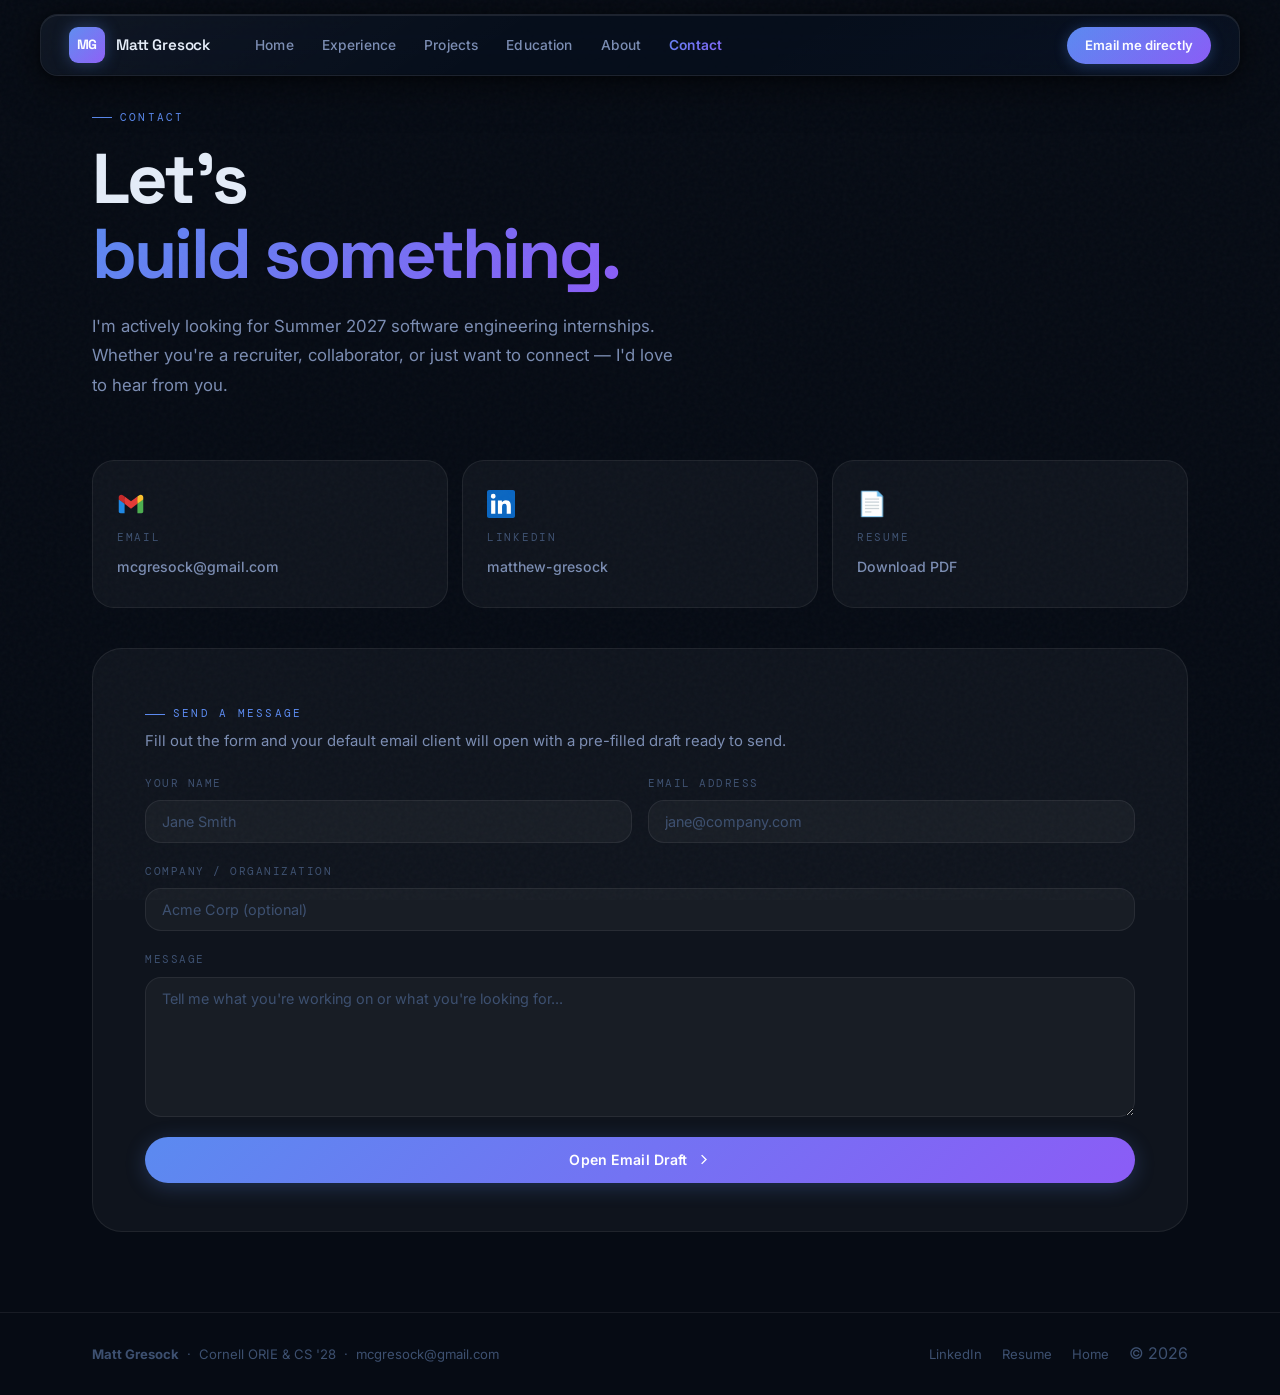
<file: contact.html>
<!DOCTYPE html>
<html lang="en">
<head>
  <meta charset="UTF-8" />
  <meta name="viewport" content="width=device-width, initial-scale=1.0" />
  <title>Contact — Matt Gresock</title>
  <meta name="description" content="Get in touch with Matt Gresock — Cornell ORIE &amp; CS '28, software developer, available for Summer 2027 internships." />
  <link rel="icon" type="image/svg+xml" href="favicon.svg" />
  <link rel="preconnect" href="https://fonts.googleapis.com" />
  <link rel="preconnect" href="https://fonts.gstatic.com" crossorigin />
  <link href="https://fonts.googleapis.com/css2?family=Space+Grotesk:wght@300;400;500;600;700&family=Inter:wght@300;400;500;600;700&family=DM+Mono:ital,wght@0,400;0,500;1,400&display=swap" rel="stylesheet" />
  <link rel="stylesheet" href="styles.css" />
</head>
<body data-page="contact">

  <nav class="site-nav">
    <div class="nav-inner">
      <a href="index.html" class="brand">
        <div class="brand-mark">MG</div>
        <span class="brand-name">Matt Gresock</span>
      </a>
      <div class="nav-links">
        <a href="index.html">Home</a>
        <a href="experience.html">Experience</a>
        <a href="projects.html">Projects</a>
        <a href="education.html">Education</a>
        <a href="about.html">About</a>
        <a href="contact.html" class="active">Contact</a>
      </div>
      <a href="mailto:mcgresock@gmail.com" class="nav-cta">Email me directly</a>
      <button class="nav-toggle" aria-label="Toggle navigation" aria-expanded="false">
        <span></span><span></span><span></span>
      </button>
    </div>
  </nav>

  <main>
    <div class="container">

      <!-- ===== PAGE HERO ===== -->
      <section class="page-hero">
        <div class="section-label">Contact</div>
        <h1>Let's<br><span class="gradient-text">build something.</span></h1>
        <p>
          I'm actively looking for Summer 2027 software engineering internships.
          Whether you're a recruiter, collaborator, or just want to connect — I'd love to hear from you.
        </p>
      </section>

      <!-- ===== CONTACT METHODS ===== -->
      <div class="contact-methods reveal">
        <a href="mailto:mcgresock@gmail.com" class="contact-card">
          <div class="contact-icon">
            <svg viewBox="0 0 48 48" xmlns="http://www.w3.org/2000/svg" role="img" aria-label="Gmail">
              <path fill="#4caf50" d="M45,16.2l-5,2.75l-5,4.75L35,40h7c1.657,0,3-1.343,3-3V16.2z"/>
              <path fill="#1e88e5" d="M3,16.2l3.614,1.71L13,23.7V40H6c-1.657,0-3-1.343-3-3V16.2z"/>
              <polygon fill="#e53935" points="35,11.2 24,19.45 13,11.2 12,17 13,23.7 24,31.95 35,23.7 36,17"/>
              <path fill="#c62828" d="M3,12.298V16.2l10,7.5V11.2L9.876,8.859C9.132,8.301,8.228,8,7.298,8h0C4.924,8,3,9.924,3,12.298z"/>
              <path fill="#fbc02d" d="M45,12.298V16.2l-10,7.5V11.2l3.124-2.341C38.868,8.301,39.772,8,40.702,8h0C43.076,8,45,9.924,45,12.298z"/>
            </svg>
          </div>
          <div class="contact-method-label">Email</div>
          <div class="contact-method-value">mcgresock@gmail.com</div>
        </a>
        <a href="https://www.linkedin.com/in/matthew-gresock" target="_blank" rel="noopener" class="contact-card">
          <div class="contact-icon">
            <svg viewBox="0 0 24 24" xmlns="http://www.w3.org/2000/svg" role="img" aria-label="LinkedIn">
              <path fill="#0A66C2" d="M22.225 0H1.771C.792 0 0 .774 0 1.729v20.542C0 23.227.792 24 1.771 24h20.451C23.2 24 24 23.227 24 22.271V1.729C24 .774 23.2 0 22.225 0z"/>
              <path fill="#fff" d="M7.119 20.452H3.555V9h3.564v11.452zM5.337 7.433a2.064 2.064 0 1 1 0-4.129 2.064 2.064 0 0 1 0 4.129zm15.115 13.019h-3.554v-5.569c0-1.328-.027-3.037-1.852-3.037-1.853 0-2.136 1.445-2.136 2.939v5.667H9.351V9h3.414v1.561h.046c.477-.9 1.637-1.85 3.37-1.85 3.601 0 4.267 2.37 4.267 5.455v6.286z"/>
            </svg>
          </div>
          <div class="contact-method-label">LinkedIn</div>
          <div class="contact-method-value">matthew-gresock</div>
        </a>
        <a href="Matthew-Gresock-Resume.pdf" target="_blank" class="contact-card">
          <div class="contact-icon">📄</div>
          <div class="contact-method-label">Resume</div>
          <div class="contact-method-value">Download PDF</div>
        </a>
      </div>

      <!-- ===== CONTACT FORM ===== -->
      <div class="contact-form-wrap reveal">
        <form class="contact-form" data-contact-form>
          <div>
            <div class="section-label" style="margin-bottom: 6px;">Send a message</div>
            <p style="color: var(--text-muted); font-size: 0.93rem; line-height: 1.7;">
              Fill out the form and your default email client will open with a pre-filled draft ready to send.
            </p>
          </div>
          <div class="form-row">
            <div class="form-field">
              <label class="form-label" for="name">Your Name</label>
              <input class="form-input" type="text" id="name" name="name" placeholder="Jane Smith" required />
            </div>
            <div class="form-field">
              <label class="form-label" for="email">Email Address</label>
              <input class="form-input" type="email" id="email" name="email" placeholder="jane@company.com" required />
            </div>
          </div>
          <div class="form-field">
            <label class="form-label" for="company">Company / Organization</label>
            <input class="form-input" type="text" id="company" name="company" placeholder="Acme Corp (optional)" />
          </div>
          <div class="form-field">
            <label class="form-label" for="message">Message</label>
            <textarea class="form-textarea" id="message" name="message" placeholder="Tell me what you're working on or what you're looking for..." required></textarea>
          </div>
          <button type="submit" class="btn btn-primary btn-full">
            Open Email Draft
            <svg width="15" height="15" fill="none" stroke="currentColor" stroke-width="2.2" viewBox="0 0 24 24" aria-hidden="true"><path d="M9 5l7 7-7 7"/></svg>
          </button>
        </form>
      </div>

    </div>
  </main>

  <footer class="site-footer">
    <div class="container">
      <div class="footer-inner">
        <div class="footer-left">
          <strong>Matt Gresock</strong> &nbsp;·&nbsp; Cornell ORIE &amp; CS '28 &nbsp;·&nbsp; mcgresock@gmail.com
        </div>
        <div class="footer-links">
          <a href="https://www.linkedin.com/in/matthew-gresock" target="_blank" rel="noopener">LinkedIn</a>
          <a href="Matthew-Gresock-Resume.pdf" target="_blank">Resume</a>
          <a href="index.html">Home</a>
          <span style="color: var(--text-dim);">© <span id="year"></span></span>
        </div>
      </div>
    </div>
  </footer>

  <script src="script.js"></script>
</body>
</html>
</file>
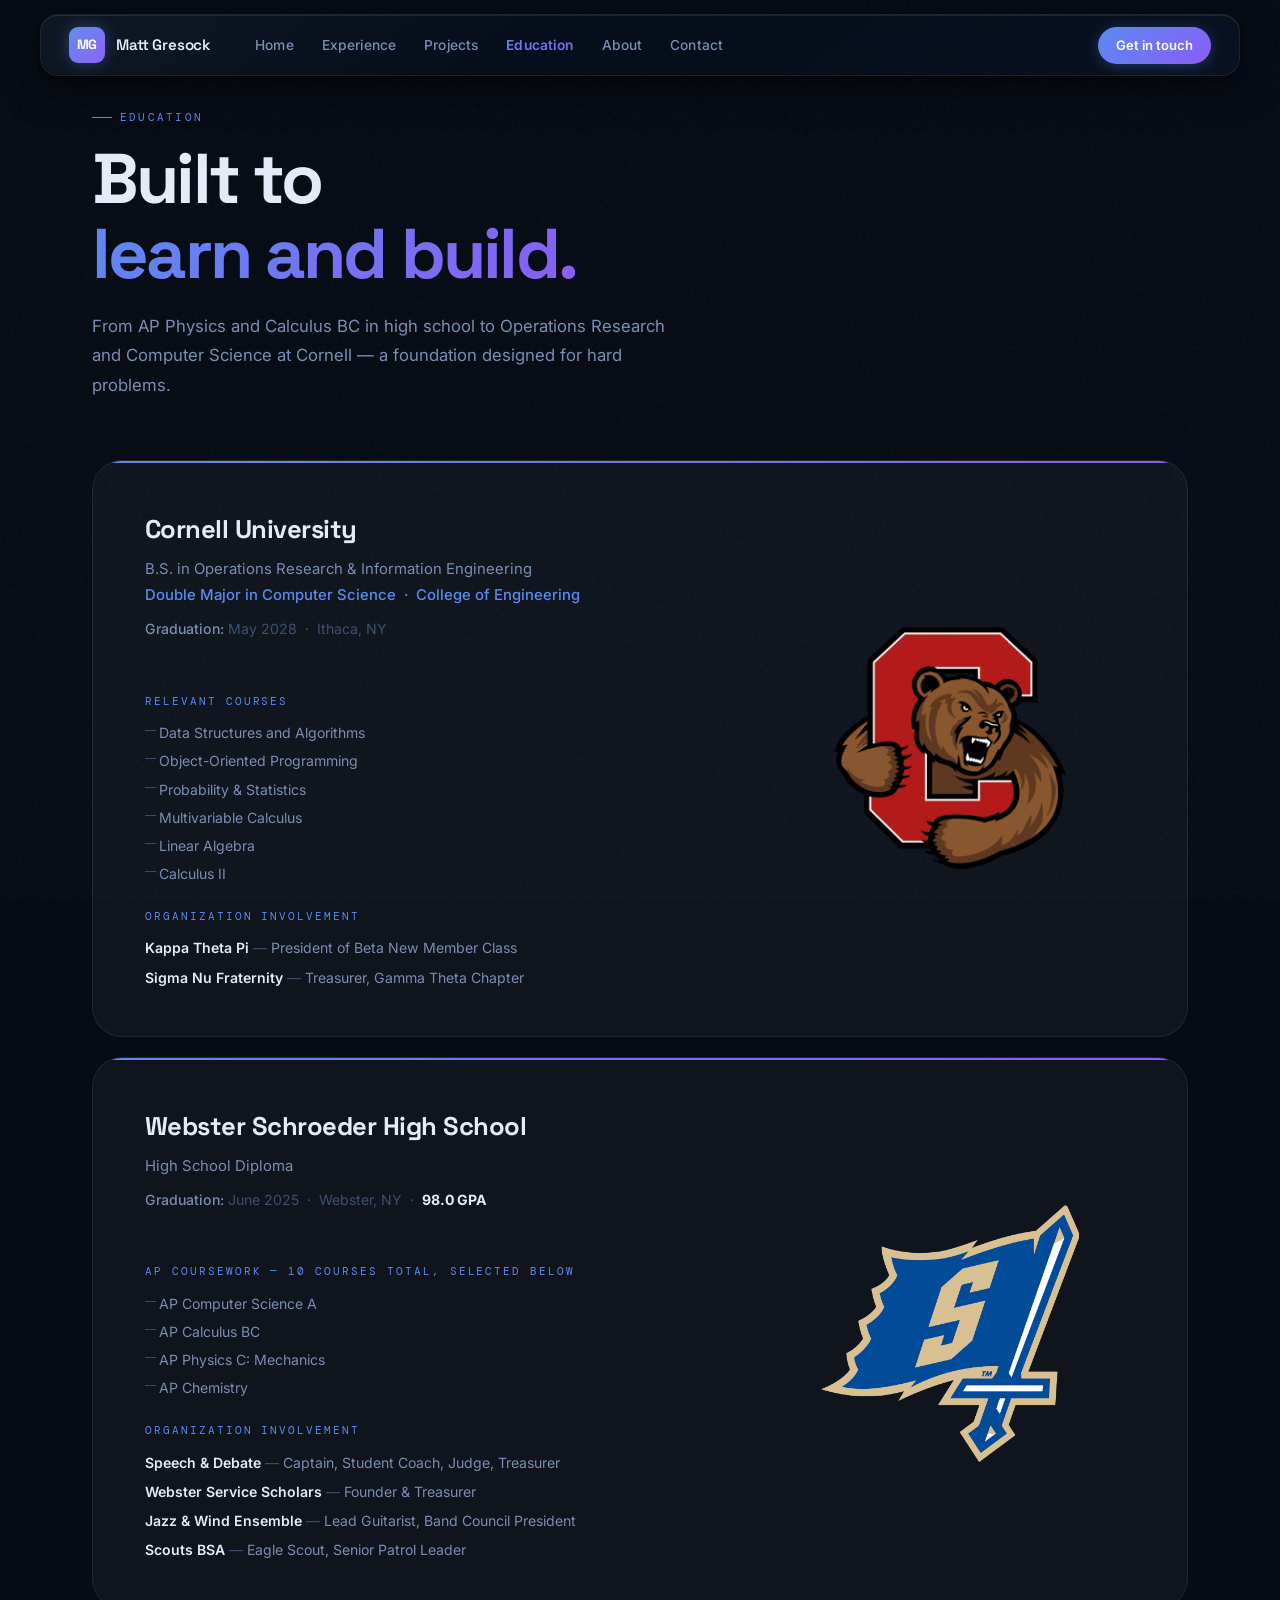
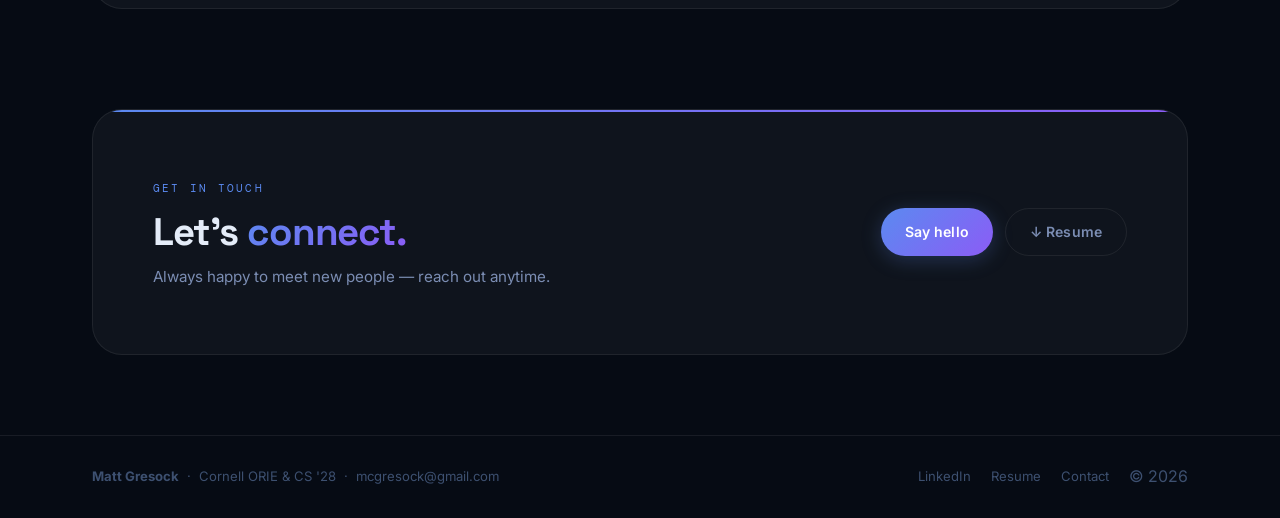
<file: education.html>
<!DOCTYPE html>
<html lang="en">
<head>
  <meta charset="UTF-8" />
  <meta name="viewport" content="width=device-width, initial-scale=1.0" />
  <title>Education — Matt Gresock</title>
  <meta name="description" content="Matt Gresock's academic background — Cornell University ORIE & CS, Webster Schroeder High School." />
  <link rel="icon" type="image/svg+xml" href="favicon.svg" />
  <link rel="preconnect" href="https://fonts.googleapis.com" />
  <link rel="preconnect" href="https://fonts.gstatic.com" crossorigin />
  <link href="https://fonts.googleapis.com/css2?family=Space+Grotesk:wght@300;400;500;600;700&family=Inter:wght@300;400;500;600;700&family=DM+Mono:ital,wght@0,400;0,500;1,400&display=swap" rel="stylesheet" />
  <link rel="stylesheet" href="styles.css" />
</head>
<body data-page="education">

  <nav class="site-nav">
    <div class="nav-inner">
      <a href="index.html" class="brand">
        <div class="brand-mark">MG</div>
        <span class="brand-name">Matt Gresock</span>
      </a>
      <div class="nav-links">
        <a href="index.html">Home</a>
        <a href="experience.html">Experience</a>
        <a href="projects.html">Projects</a>
        <a href="education.html" class="active">Education</a>
        <a href="about.html">About</a>
        <a href="contact.html">Contact</a>
      </div>
      <a href="contact.html" class="nav-cta">Get in touch</a>
      <button class="nav-toggle" aria-label="Toggle navigation" aria-expanded="false">
        <span></span><span></span><span></span>
      </button>
    </div>
  </nav>

  <main>
    <div class="container">

      <!-- ===== PAGE HERO ===== -->
      <section class="page-hero">
        <div class="section-label">Education</div>
        <h1>Built to<br><span class="gradient-text">learn and build.</span></h1>
        <p>
          From AP Physics and Calculus BC in high school to Operations Research and
          Computer Science at Cornell — a foundation designed for hard problems.
        </p>
      </section>

      <!-- ===== EDUCATION CARDS ===== -->
      <section class="section" style="padding-top: 0;">

        <!-- Cornell -->
        <div class="edu-card-v2 reveal">
          <div class="edu-card-left">
            <h3 class="edu-school-name">Cornell University</h3>
            <p class="edu-degree-sub">B.S. in Operations Research &amp; Information Engineering</p>
            <p class="edu-degree-sub" style="color: var(--blue); font-weight: 500;">Double Major in Computer Science &nbsp;·&nbsp; College of Engineering</p>
            <p class="edu-grad-line"><span class="edu-grad-key">Graduation:</span> May 2028 &nbsp;·&nbsp; Ithaca, NY</p>

            <p class="edu-subsection-title">Relevant Courses</p>
            <ul class="edu-courses">
              <li>Data Structures and Algorithms</li>
              <li>Object-Oriented Programming</li>
              <li>Probability &amp; Statistics</li>
              <li>Multivariable Calculus</li>
              <li>Linear Algebra</li>
              <li>Calculus II</li>
            </ul>

            <p class="edu-subsection-title">Organization Involvement</p>
            <ul class="edu-orgs">
              <li class="edu-org-row">
                <span class="edu-org-name">Kappa Theta Pi</span>
                <span class="edu-org-sep"> — </span>
                <span class="edu-org-role">President of Beta New Member Class</span>
              </li>
              <li class="edu-org-row">
                <span class="edu-org-name">Sigma Nu Fraternity</span>
                <span class="edu-org-sep"> — </span>
                <span class="edu-org-role">Treasurer, Gamma Theta Chapter</span>
              </li>
            </ul>
          </div>
          <div class="edu-logo-wrap">
            <div class="edu-logo-box edu-logo-cornell">
              <img src="CORNELL_LOGO.png" alt="Cornell University" class="edu-logo-img" />
            </div>
          </div>
        </div>

        <!-- Webster Schroeder -->
        <div class="edu-card-v2 reveal">
          <div class="edu-card-left">
            <h3 class="edu-school-name">Webster Schroeder High School</h3>
            <p class="edu-degree-sub">High School Diploma</p>
            <p class="edu-grad-line">
              <span class="edu-grad-key">Graduation:</span> June 2025 &nbsp;·&nbsp; Webster, NY &nbsp;·&nbsp;
              <strong style="color: var(--text);">98.0 GPA</strong>
            </p>

            <p class="edu-subsection-title">AP Coursework — 10 courses total, selected below</p>
            <ul class="edu-courses">
              <li>AP Computer Science A</li>
              <li>AP Calculus BC</li>
              <li>AP Physics C: Mechanics</li>
              <li>AP Chemistry</li>
            </ul>

            <p class="edu-subsection-title">Organization Involvement</p>
            <ul class="edu-orgs">
              <li class="edu-org-row">
                <span class="edu-org-name">Speech &amp; Debate</span>
                <span class="edu-org-sep"> — </span>
                <span class="edu-org-role">Captain, Student Coach, Judge, Treasurer</span>
              </li>
              <li class="edu-org-row">
                <span class="edu-org-name">Webster Service Scholars</span>
                <span class="edu-org-sep"> — </span>
                <span class="edu-org-role">Founder &amp; Treasurer</span>
              </li>
              <li class="edu-org-row">
                <span class="edu-org-name">Jazz &amp; Wind Ensemble</span>
                <span class="edu-org-sep"> — </span>
                <span class="edu-org-role">Lead Guitarist, Band Council President</span>
              </li>
              <li class="edu-org-row">
                <span class="edu-org-name">Scouts BSA</span>
                <span class="edu-org-sep"> — </span>
                <span class="edu-org-role">Eagle Scout, Senior Patrol Leader</span>
              </li>
            </ul>
          </div>
          <div class="edu-logo-wrap">
            <div class="edu-logo-box edu-logo-wshs">
              <img src="SCHROEDER_LOGO.png" alt="Webster Schroeder High School" class="edu-logo-img" />
            </div>
          </div>
        </div>

      </section>

      <!-- ===== CTA ===== -->
      <div class="cta-banner reveal">
        <div class="cta-text">
          <div class="label" style="margin-bottom: 12px;">Get in touch</div>
          <h2>Let's <span class="gradient-text">connect.</span></h2>
          <p>Always happy to meet new people — reach out anytime.</p>
        </div>
        <div class="cta-actions">
          <a href="contact.html" class="btn btn-primary magnetic">Say hello</a>
          <a href="Matthew-Gresock-Resume.pdf" target="_blank" class="btn btn-outline">↓ Resume</a>
        </div>
      </div>

    </div>
  </main>

  <footer class="site-footer">
    <div class="container">
      <div class="footer-inner">
        <div class="footer-left">
          <strong>Matt Gresock</strong> &nbsp;·&nbsp; Cornell ORIE &amp; CS '28 &nbsp;·&nbsp; mcgresock@gmail.com
        </div>
        <div class="footer-links">
          <a href="https://www.linkedin.com/in/matthew-gresock" target="_blank" rel="noopener">LinkedIn</a>
          <a href="Matthew-Gresock-Resume.pdf" target="_blank">Resume</a>
          <a href="contact.html">Contact</a>
          <span style="color: var(--text-dim);">© <span id="year"></span></span>
        </div>
      </div>
    </div>
  </footer>

  <script src="script.js"></script>
</body>
</html>
</file>
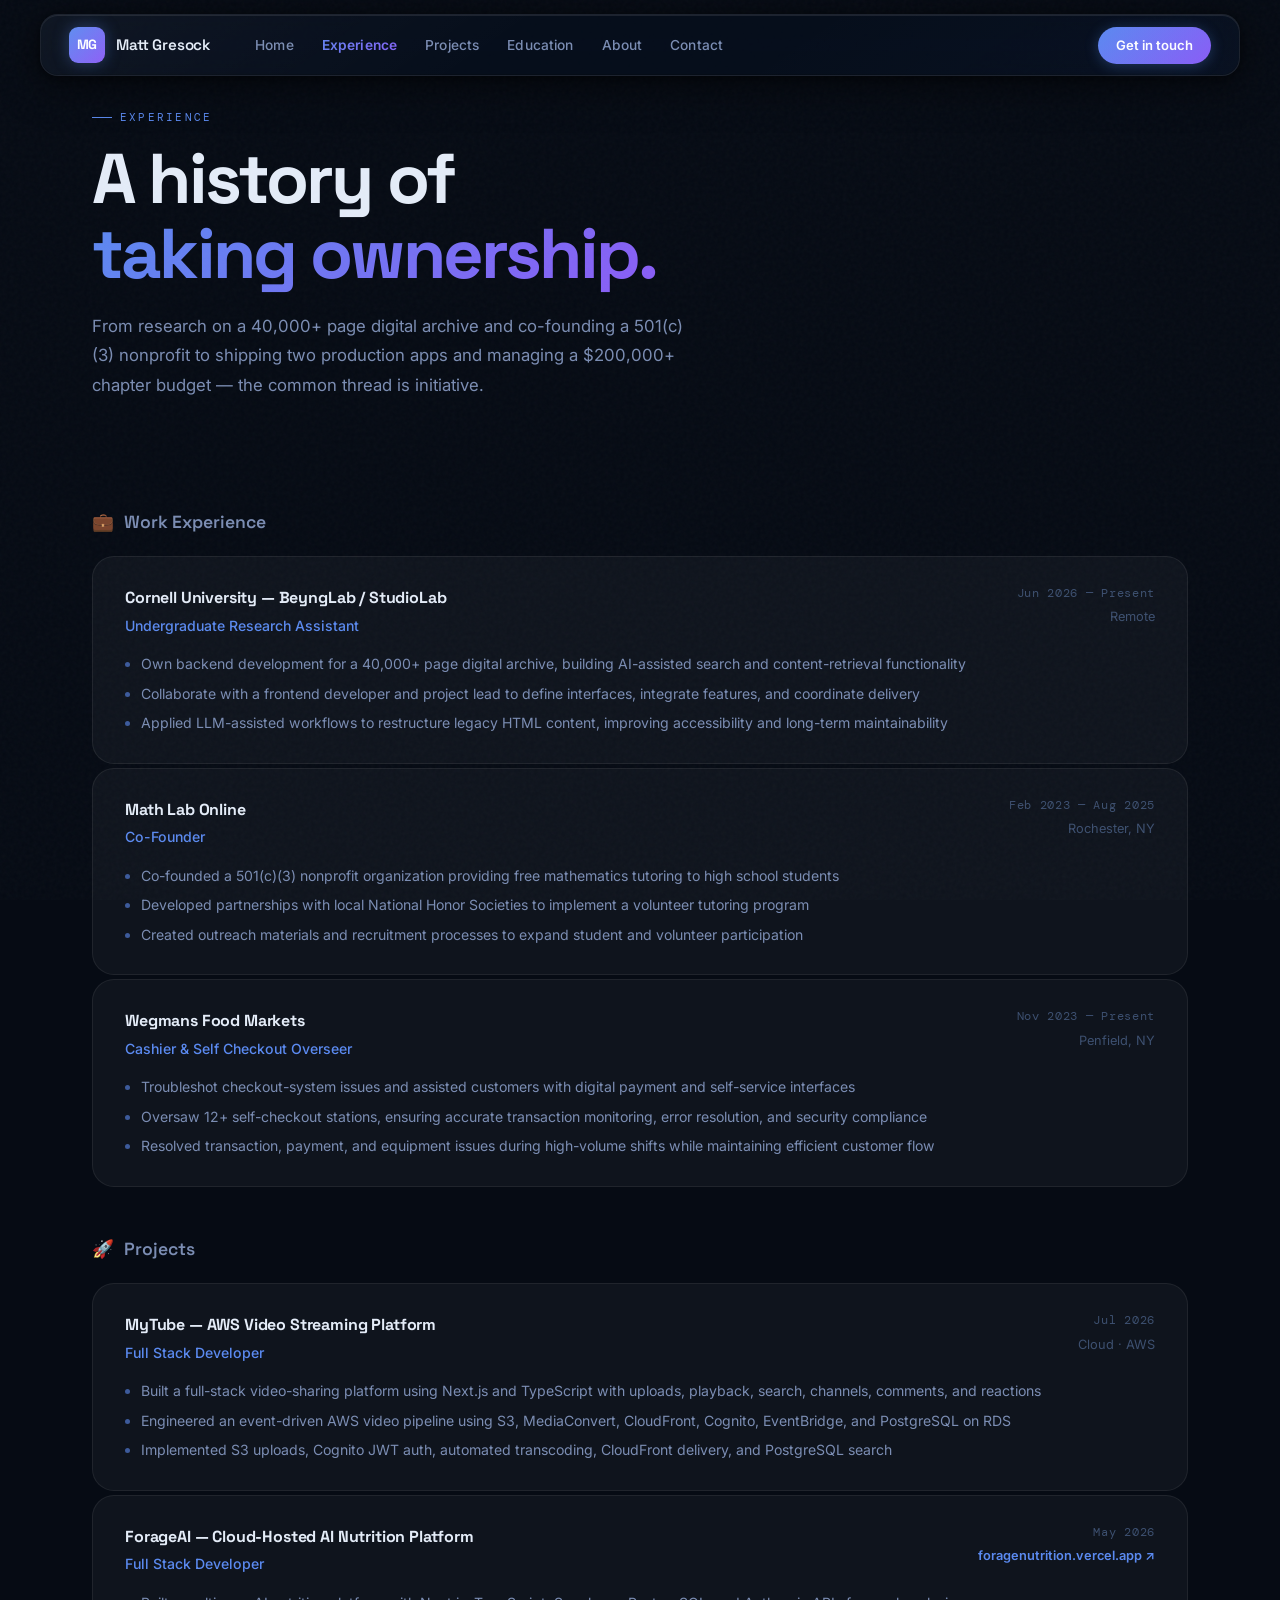
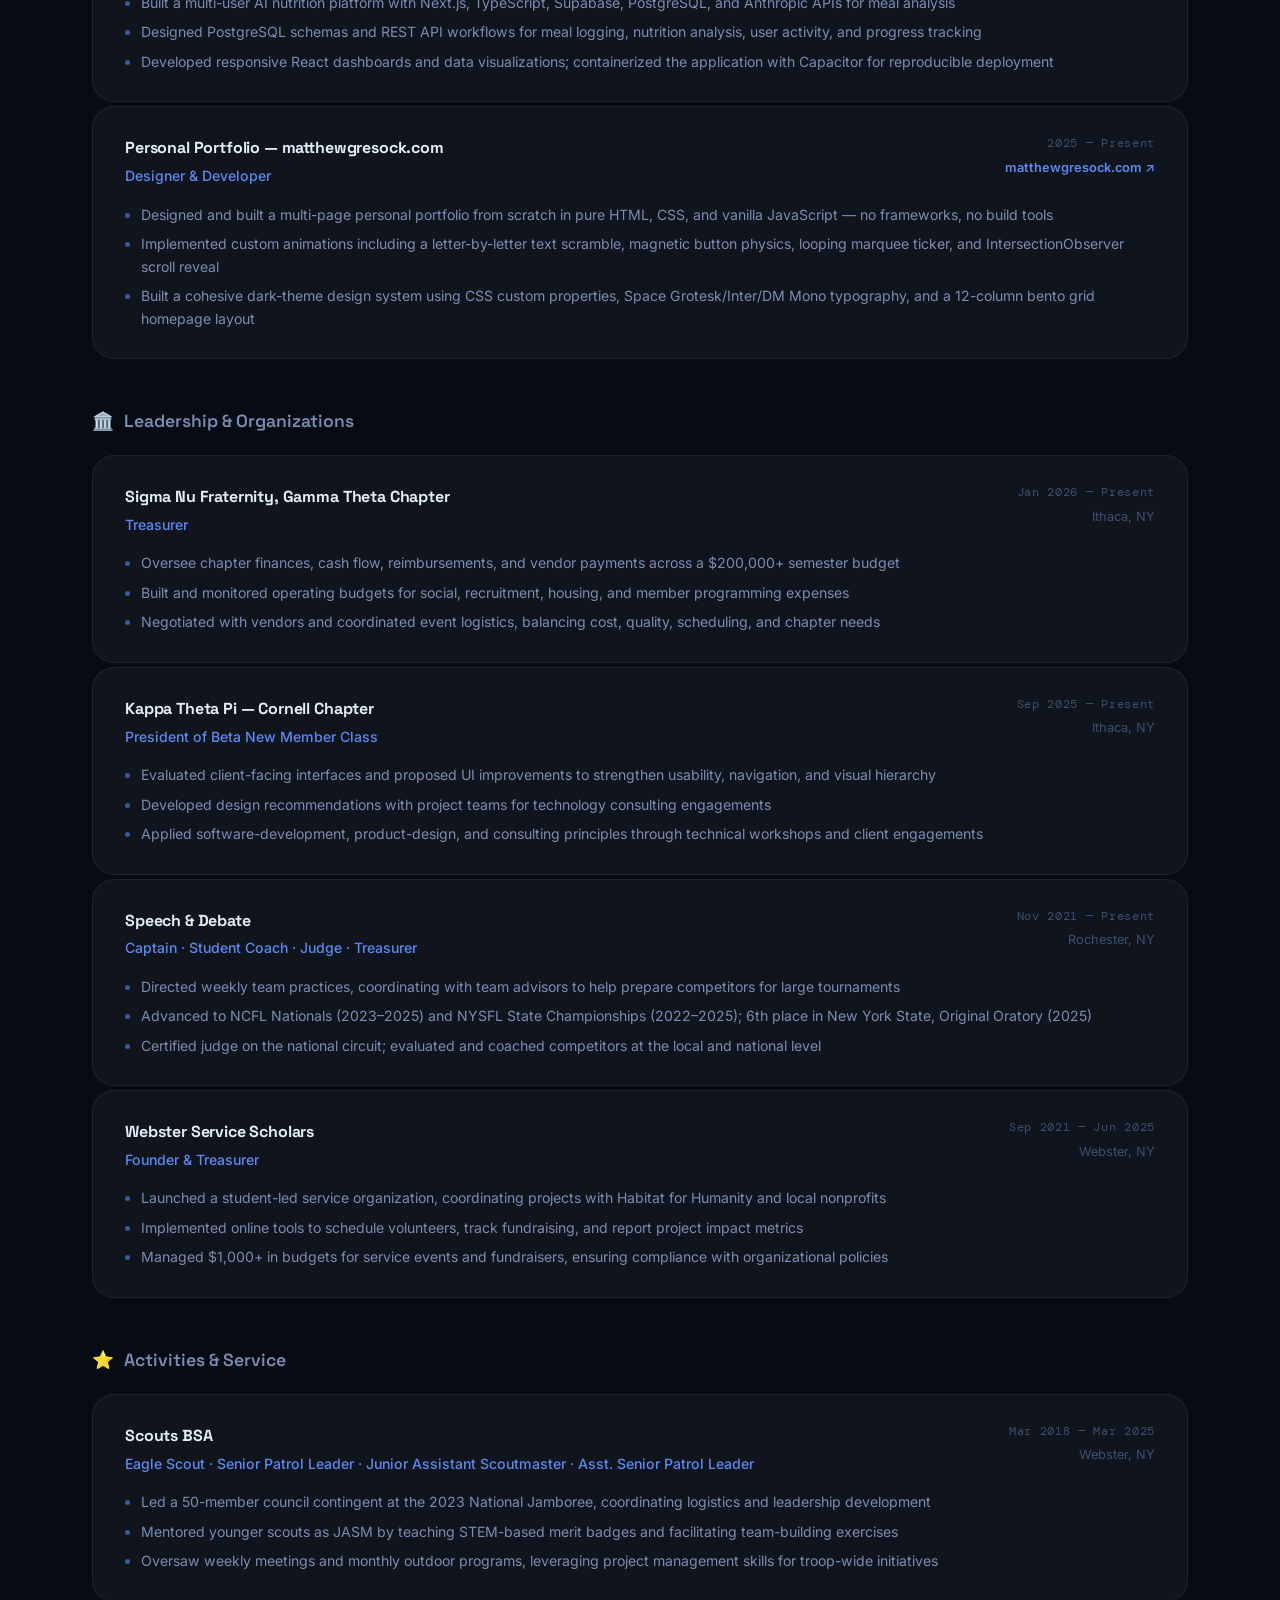
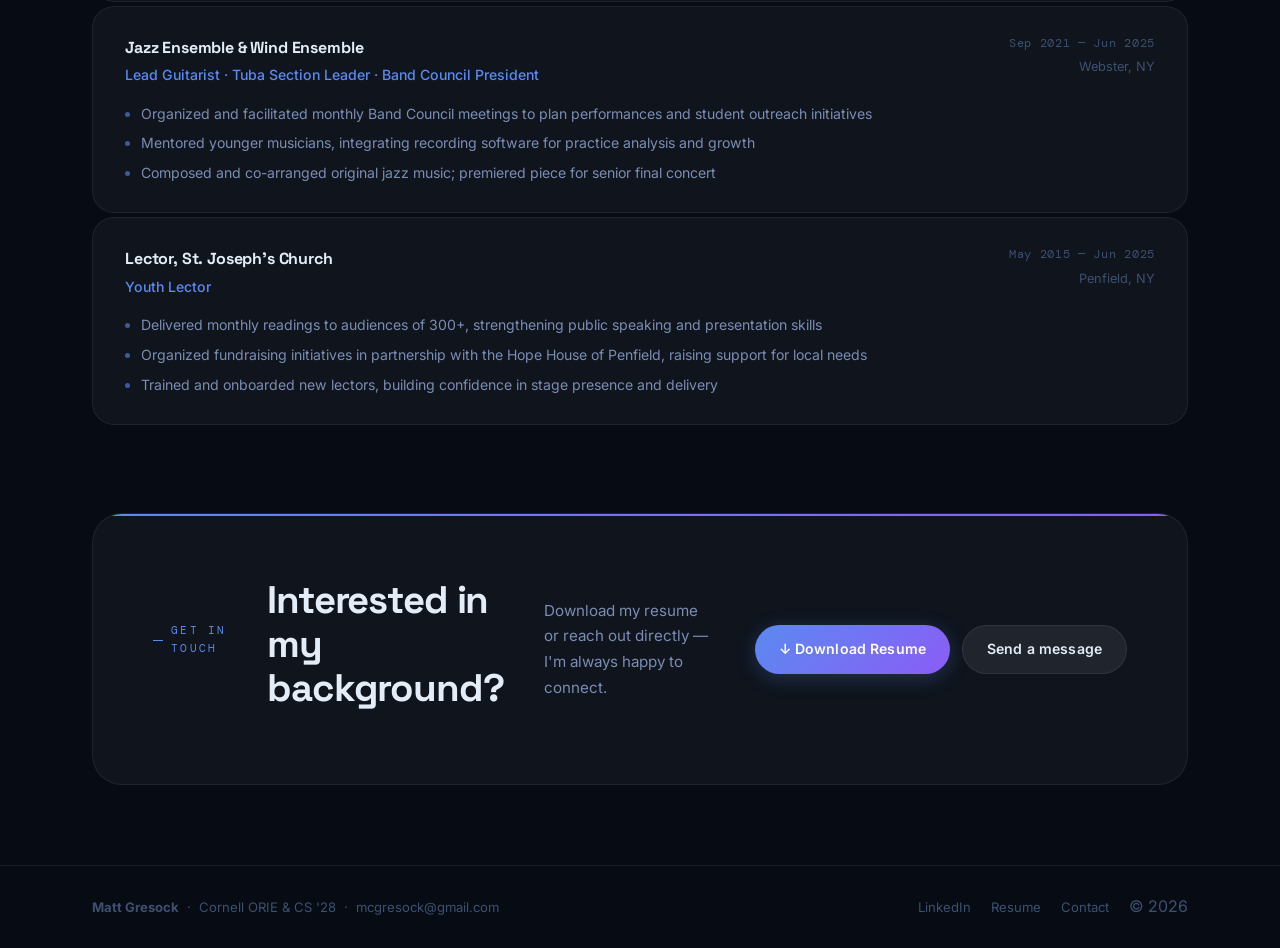
<file: experience.html>
<!DOCTYPE html>
<html lang="en">
<head>
  <meta charset="UTF-8" />
  <meta name="viewport" content="width=device-width, initial-scale=1.0" />
  <title>Experience — Matt Gresock</title>
  <meta name="description" content="Matt Gresock's full experience history — work, projects, leadership, service, and activities." />
  <link rel="icon" type="image/svg+xml" href="favicon.svg" />
  <link rel="preconnect" href="https://fonts.googleapis.com" />
  <link rel="preconnect" href="https://fonts.gstatic.com" crossorigin />
  <link href="https://fonts.googleapis.com/css2?family=Space+Grotesk:wght@300;400;500;600;700&family=Inter:wght@300;400;500;600;700&family=DM+Mono:ital,wght@0,400;0,500;1,400&display=swap" rel="stylesheet" />
  <link rel="stylesheet" href="styles.css" />
</head>
<body data-page="experience">

  <nav class="site-nav">
    <div class="nav-inner">
      <a href="index.html" class="brand">
        <div class="brand-mark">MG</div>
        <span class="brand-name">Matt Gresock</span>
      </a>
      <div class="nav-links">
        <a href="index.html">Home</a>
        <a href="experience.html" class="active">Experience</a>
        <a href="projects.html">Projects</a>
        <a href="education.html">Education</a>
        <a href="about.html">About</a>
        <a href="contact.html">Contact</a>
      </div>
      <a href="contact.html" class="nav-cta">Get in touch</a>
      <button class="nav-toggle" aria-label="Toggle navigation" aria-expanded="false">
        <span></span><span></span><span></span>
      </button>
    </div>
  </nav>

  <main>
    <div class="container">

      <!-- ===== PAGE HERO ===== -->
      <section class="page-hero">
        <div class="section-label">Experience</div>
        <h1>A history of<br><span class="gradient-text">taking ownership.</span></h1>
        <p>
          From research on a 40,000+ page digital archive and co-founding a 501(c)(3) nonprofit
          to shipping two production apps and managing a $200,000+ chapter budget — the common
          thread is initiative.
        </p>
      </section>

      <!-- ===== WORK EXPERIENCE ===== -->
      <section class="section" style="padding-top: 0;">

        <div class="exp-section-title reveal">
          <span>💼</span> Work Experience
        </div>
        <div class="timeline">
          <div class="timeline-item reveal">
            <div class="timeline-header">
              <div>
                <div class="timeline-org">Cornell University — BeyngLab / StudioLab</div>
                <div class="timeline-role">Undergraduate Research Assistant</div>
              </div>
              <div class="timeline-meta">
                <span class="timeline-date">Jun 2026 — Present</span>
                <span class="timeline-location">Remote</span>
              </div>
            </div>
            <ul class="timeline-bullets">
              <li>Own backend development for a 40,000+ page digital archive, building AI-assisted search and content-retrieval functionality</li>
              <li>Collaborate with a frontend developer and project lead to define interfaces, integrate features, and coordinate delivery</li>
              <li>Applied LLM-assisted workflows to restructure legacy HTML content, improving accessibility and long-term maintainability</li>
            </ul>
          </div>

          <div class="timeline-item reveal">
            <div class="timeline-header">
              <div>
                <div class="timeline-org">Math Lab Online</div>
                <div class="timeline-role">Co-Founder</div>
              </div>
              <div class="timeline-meta">
                <span class="timeline-date">Feb 2023 — Aug 2025</span>
                <span class="timeline-location">Rochester, NY</span>
              </div>
            </div>
            <ul class="timeline-bullets">
              <li>Co-founded a 501(c)(3) nonprofit organization providing free mathematics tutoring to high school students</li>
              <li>Developed partnerships with local National Honor Societies to implement a volunteer tutoring program</li>
              <li>Created outreach materials and recruitment processes to expand student and volunteer participation</li>
            </ul>
          </div>

          <div class="timeline-item reveal">
            <div class="timeline-header">
              <div>
                <div class="timeline-org">Wegmans Food Markets</div>
                <div class="timeline-role">Cashier &amp; Self Checkout Overseer</div>
              </div>
              <div class="timeline-meta">
                <span class="timeline-date">Nov 2023 — Present</span>
                <span class="timeline-location">Penfield, NY</span>
              </div>
            </div>
            <ul class="timeline-bullets">
              <li>Troubleshot checkout-system issues and assisted customers with digital payment and self-service interfaces</li>
              <li>Oversaw 12+ self-checkout stations, ensuring accurate transaction monitoring, error resolution, and security compliance</li>
              <li>Resolved transaction, payment, and equipment issues during high-volume shifts while maintaining efficient customer flow</li>
            </ul>
          </div>
        </div>

        <!-- ===== PROJECTS ===== -->
        <div class="exp-section-title reveal">
          <span>🚀</span> Projects
        </div>
        <div class="timeline">
          <div class="timeline-item reveal">
            <div class="timeline-header">
              <div>
                <div class="timeline-org">MyTube — AWS Video Streaming Platform</div>
                <div class="timeline-role">Full Stack Developer</div>
              </div>
              <div class="timeline-meta">
                <span class="timeline-date">Jul 2026</span>
                <span class="timeline-location">Cloud · AWS</span>
              </div>
            </div>
            <ul class="timeline-bullets">
              <li>Built a full-stack video-sharing platform using Next.js and TypeScript with uploads, playback, search, channels, comments, and reactions</li>
              <li>Engineered an event-driven AWS video pipeline using S3, MediaConvert, CloudFront, Cognito, EventBridge, and PostgreSQL on RDS</li>
              <li>Implemented S3 uploads, Cognito JWT auth, automated transcoding, CloudFront delivery, and PostgreSQL search</li>
            </ul>
          </div>

          <div class="timeline-item reveal">
            <div class="timeline-header">
              <div>
                <div class="timeline-org">ForageAI — Cloud-Hosted AI Nutrition Platform</div>
                <div class="timeline-role">Full Stack Developer</div>
              </div>
              <div class="timeline-meta">
                <span class="timeline-date">May 2026</span>
                <span class="timeline-location">
                  <a href="https://foragenutrition.vercel.app" target="_blank" rel="noopener" style="color: var(--blue); font-weight: 600;">foragenutrition.vercel.app ↗</a>
                </span>
              </div>
            </div>
            <ul class="timeline-bullets">
              <li>Built a multi-user AI nutrition platform with Next.js, TypeScript, Supabase, PostgreSQL, and Anthropic APIs for meal analysis</li>
              <li>Designed PostgreSQL schemas and REST API workflows for meal logging, nutrition analysis, user activity, and progress tracking</li>
              <li>Developed responsive React dashboards and data visualizations; containerized the application with Capacitor for reproducible deployment</li>
            </ul>
          </div>

          <div class="timeline-item reveal">
            <div class="timeline-header">
              <div>
                <div class="timeline-org">Personal Portfolio — matthewgresock.com</div>
                <div class="timeline-role">Designer &amp; Developer</div>
              </div>
              <div class="timeline-meta">
                <span class="timeline-date">2025 — Present</span>
                <span class="timeline-location">
                  <a href="index.html" style="color: var(--blue); font-weight: 600;">matthewgresock.com ↗</a>
                </span>
              </div>
            </div>
            <ul class="timeline-bullets">
              <li>Designed and built a multi-page personal portfolio from scratch in pure HTML, CSS, and vanilla JavaScript — no frameworks, no build tools</li>
              <li>Implemented custom animations including a letter-by-letter text scramble, magnetic button physics, looping marquee ticker, and IntersectionObserver scroll reveal</li>
              <li>Built a cohesive dark-theme design system using CSS custom properties, Space Grotesk/Inter/DM Mono typography, and a 12-column bento grid homepage layout</li>
            </ul>
          </div>
        </div>

        <!-- ===== LEADERSHIP ===== -->
        <div class="exp-section-title reveal">
          <span>🏛️</span> Leadership &amp; Organizations
        </div>
        <div class="timeline">

          <div class="timeline-item reveal">
            <div class="timeline-header">
              <div>
                <div class="timeline-org">Sigma Nu Fraternity, Gamma Theta Chapter</div>
                <div class="timeline-role">Treasurer</div>
              </div>
              <div class="timeline-meta">
                <span class="timeline-date">Jan 2026 — Present</span>
                <span class="timeline-location">Ithaca, NY</span>
              </div>
            </div>
            <ul class="timeline-bullets">
              <li>Oversee chapter finances, cash flow, reimbursements, and vendor payments across a $200,000+ semester budget</li>
              <li>Built and monitored operating budgets for social, recruitment, housing, and member programming expenses</li>
              <li>Negotiated with vendors and coordinated event logistics, balancing cost, quality, scheduling, and chapter needs</li>
            </ul>
          </div>

          <div class="timeline-item reveal">
            <div class="timeline-header">
              <div>
                <div class="timeline-org">Kappa Theta Pi — Cornell Chapter</div>
                <div class="timeline-role">President of Beta New Member Class</div>
              </div>
              <div class="timeline-meta">
                <span class="timeline-date">Sep 2025 — Present</span>
                <span class="timeline-location">Ithaca, NY</span>
              </div>
            </div>
            <ul class="timeline-bullets">
              <li>Evaluated client-facing interfaces and proposed UI improvements to strengthen usability, navigation, and visual hierarchy</li>
              <li>Developed design recommendations with project teams for technology consulting engagements</li>
              <li>Applied software-development, product-design, and consulting principles through technical workshops and client engagements</li>
            </ul>
          </div>

          <div class="timeline-item reveal">
            <div class="timeline-header">
              <div>
                <div class="timeline-org">Speech &amp; Debate</div>
                <div class="timeline-role">Captain · Student Coach · Judge · Treasurer</div>
              </div>
              <div class="timeline-meta">
                <span class="timeline-date">Nov 2021 — Present</span>
                <span class="timeline-location">Rochester, NY</span>
              </div>
            </div>
            <ul class="timeline-bullets">
              <li>Directed weekly team practices, coordinating with team advisors to help prepare competitors for large tournaments</li>
              <li>Advanced to NCFL Nationals (2023–2025) and NYSFL State Championships (2022–2025); 6th place in New York State, Original Oratory (2025)</li>
              <li>Certified judge on the national circuit; evaluated and coached competitors at the local and national level</li>
            </ul>
          </div>

          <div class="timeline-item reveal">
            <div class="timeline-header">
              <div>
                <div class="timeline-org">Webster Service Scholars</div>
                <div class="timeline-role">Founder &amp; Treasurer</div>
              </div>
              <div class="timeline-meta">
                <span class="timeline-date">Sep 2021 — Jun 2025</span>
                <span class="timeline-location">Webster, NY</span>
              </div>
            </div>
            <ul class="timeline-bullets">
              <li>Launched a student-led service organization, coordinating projects with Habitat for Humanity and local nonprofits</li>
              <li>Implemented online tools to schedule volunteers, track fundraising, and report project impact metrics</li>
              <li>Managed $1,000+ in budgets for service events and fundraisers, ensuring compliance with organizational policies</li>
            </ul>
          </div>

        </div>

        <!-- ===== ACTIVITIES & SERVICE ===== -->
        <div class="exp-section-title reveal">
          <span>⭐</span> Activities &amp; Service
        </div>
        <div class="timeline">

          <div class="timeline-item reveal">
            <div class="timeline-header">
              <div>
                <div class="timeline-org">Scouts BSA</div>
                <div class="timeline-role">Eagle Scout · Senior Patrol Leader · Junior Assistant Scoutmaster · Asst. Senior Patrol Leader</div>
              </div>
              <div class="timeline-meta">
                <span class="timeline-date">Mar 2018 — Mar 2025</span>
                <span class="timeline-location">Webster, NY</span>
              </div>
            </div>
            <ul class="timeline-bullets">
              <li>Led a 50-member council contingent at the 2023 National Jamboree, coordinating logistics and leadership development</li>
              <li>Mentored younger scouts as JASM by teaching STEM-based merit badges and facilitating team-building exercises</li>
              <li>Oversaw weekly meetings and monthly outdoor programs, leveraging project management skills for troop-wide initiatives</li>
            </ul>
          </div>

          <div class="timeline-item reveal">
            <div class="timeline-header">
              <div>
                <div class="timeline-org">Jazz Ensemble &amp; Wind Ensemble</div>
                <div class="timeline-role">Lead Guitarist · Tuba Section Leader · Band Council President</div>
              </div>
              <div class="timeline-meta">
                <span class="timeline-date">Sep 2021 — Jun 2025</span>
                <span class="timeline-location">Webster, NY</span>
              </div>
            </div>
            <ul class="timeline-bullets">
              <li>Organized and facilitated monthly Band Council meetings to plan performances and student outreach initiatives</li>
              <li>Mentored younger musicians, integrating recording software for practice analysis and growth</li>
              <li>Composed and co-arranged original jazz music; premiered piece for senior final concert</li>
            </ul>
          </div>

          <div class="timeline-item reveal">
            <div class="timeline-header">
              <div>
                <div class="timeline-org">Lector, St. Joseph's Church</div>
                <div class="timeline-role">Youth Lector</div>
              </div>
              <div class="timeline-meta">
                <span class="timeline-date">May 2015 — Jun 2025</span>
                <span class="timeline-location">Penfield, NY</span>
              </div>
            </div>
            <ul class="timeline-bullets">
              <li>Delivered monthly readings to audiences of 300+, strengthening public speaking and presentation skills</li>
              <li>Organized fundraising initiatives in partnership with the Hope House of Penfield, raising support for local needs</li>
              <li>Trained and onboarded new lectors, building confidence in stage presence and delivery</li>
            </ul>
          </div>

        </div>

      </section>

      <!-- ===== CTA ===== -->
      <div class="cta-banner reveal">
        <div class="section-label" style="justify-content: center; margin-bottom: 18px;">Get in touch</div>
        <h2>Interested in my background?</h2>
        <p>Download my resume or reach out directly — I'm always happy to connect.</p>
        <div class="cta-actions">
          <a href="Matthew-Gresock-Resume.pdf" target="_blank" class="btn btn-primary">↓ Download Resume</a>
          <a href="contact.html" class="btn btn-secondary">Send a message</a>
        </div>
      </div>

    </div>
  </main>

  <footer class="site-footer">
    <div class="container">
      <div class="footer-inner">
        <div class="footer-left">
          <strong>Matt Gresock</strong> &nbsp;·&nbsp; Cornell ORIE &amp; CS '28 &nbsp;·&nbsp; mcgresock@gmail.com
        </div>
        <div class="footer-links">
          <a href="https://www.linkedin.com/in/matthew-gresock" target="_blank" rel="noopener">LinkedIn</a>
          <a href="Matthew-Gresock-Resume.pdf" target="_blank">Resume</a>
          <a href="contact.html">Contact</a>
          <span style="color: var(--text-dim);">© <span id="year"></span></span>
        </div>
      </div>
    </div>
  </footer>

  <script src="script.js"></script>
</body>
</html>
</file>
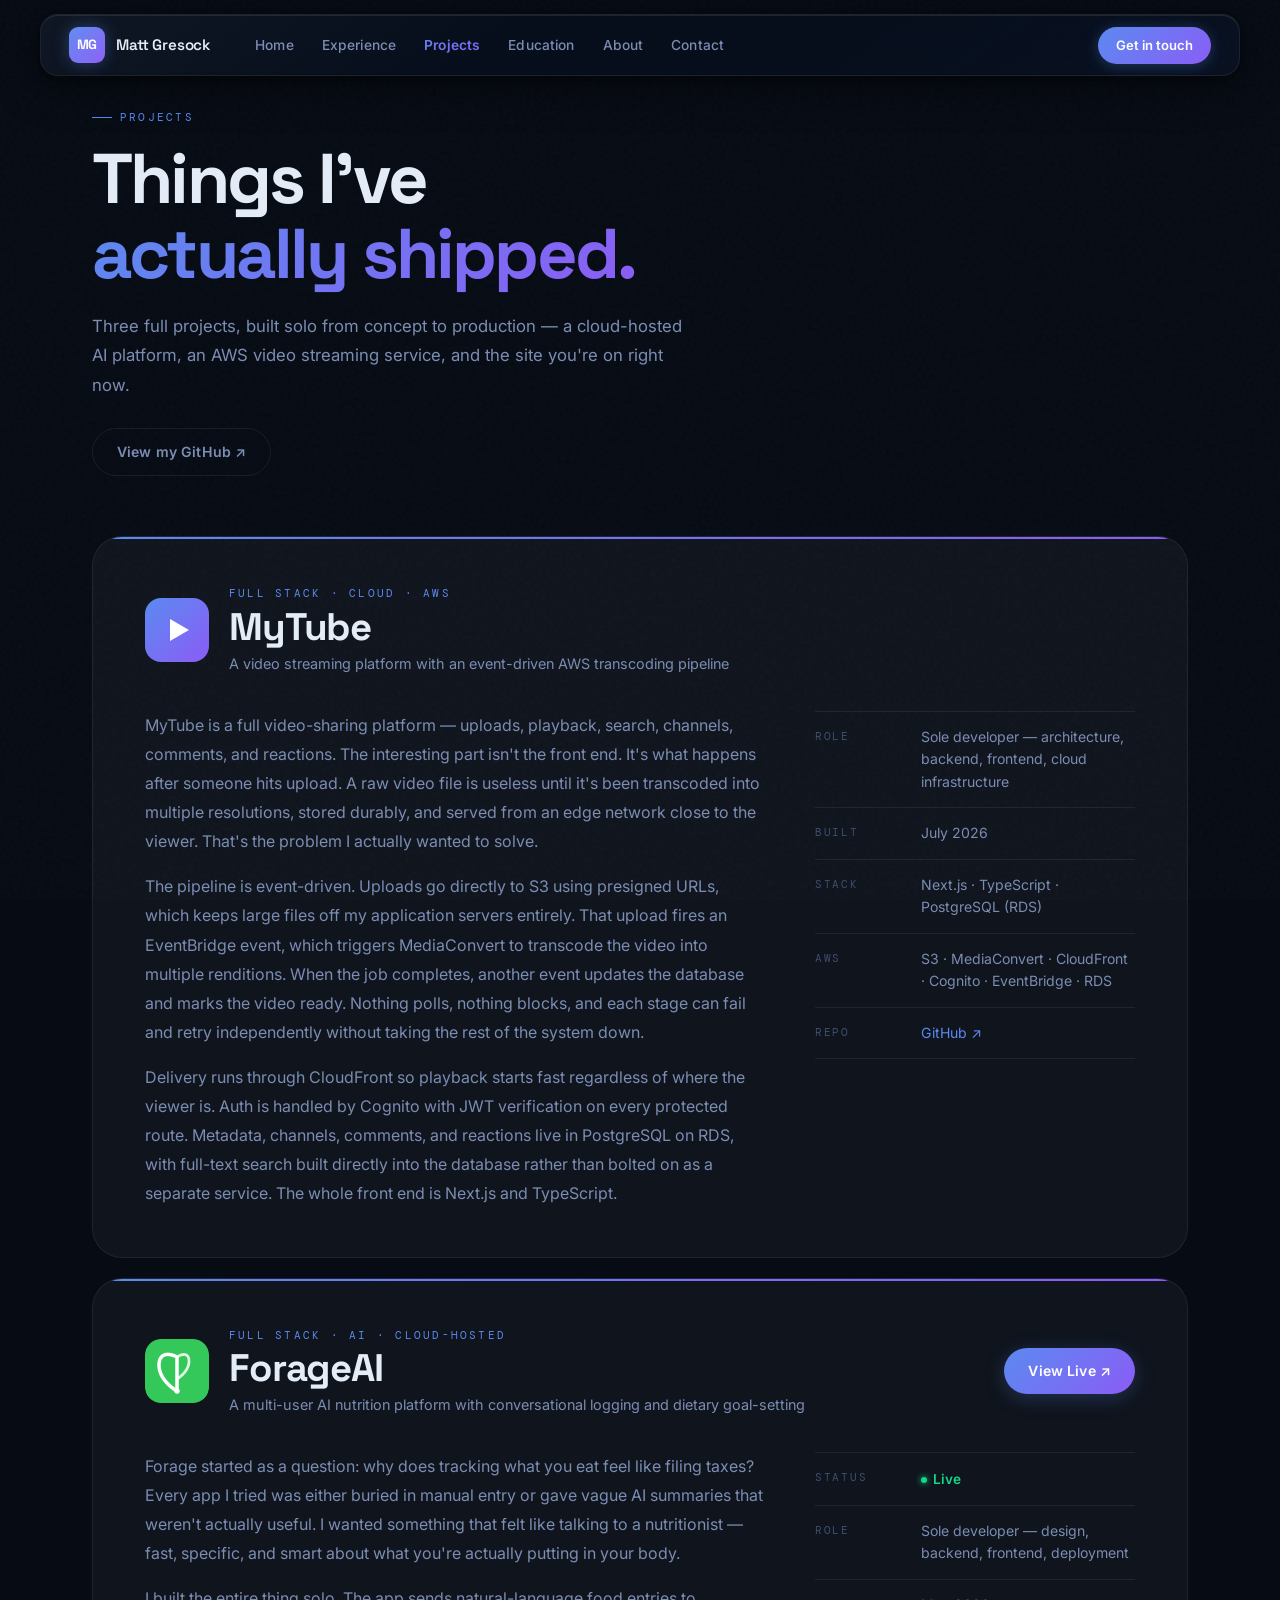
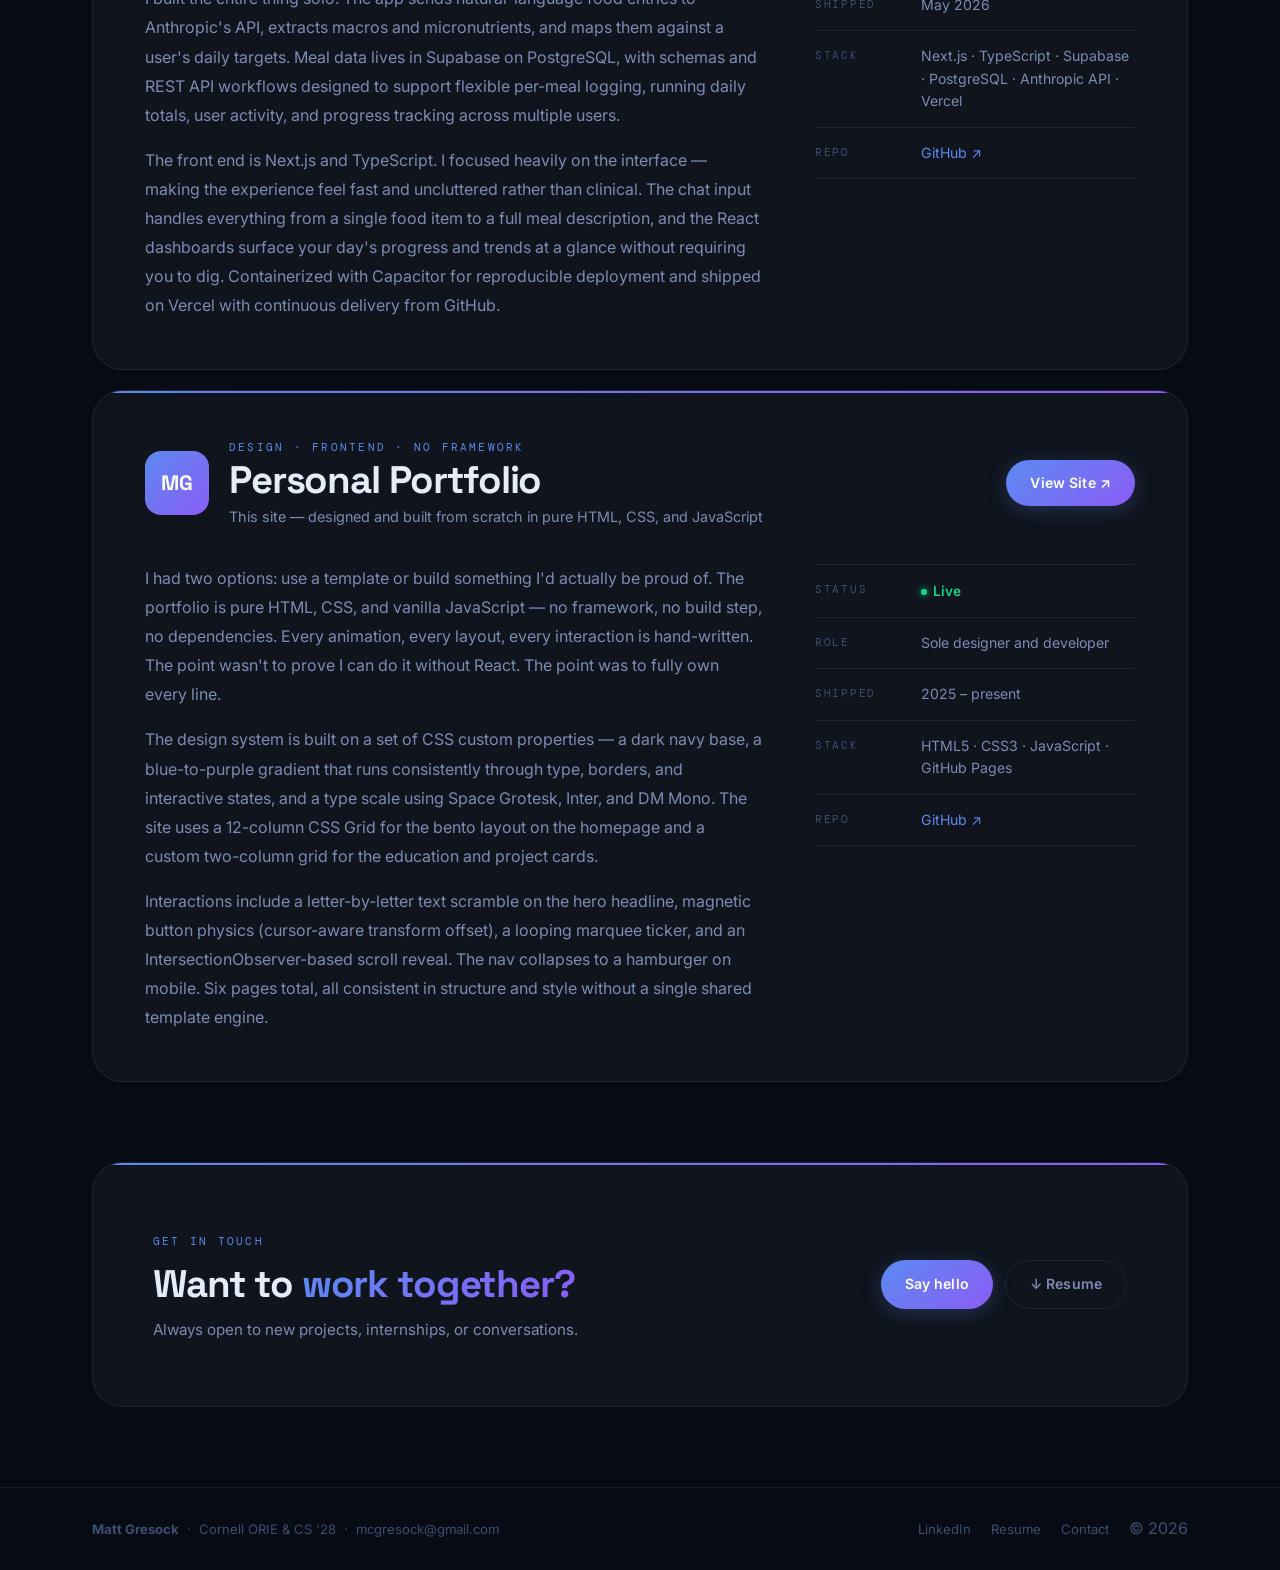
<file: projects.html>
<!DOCTYPE html>
<html lang="en">
<head>
  <meta charset="UTF-8" />
  <meta name="viewport" content="width=device-width, initial-scale=1.0" />
  <title>Projects — Matt Gresock</title>
  <meta name="description" content="Matt Gresock's projects — Forage AI nutrition app and personal portfolio site, built from scratch." />
  <link rel="icon" type="image/svg+xml" href="favicon.svg" />
  <link rel="preconnect" href="https://fonts.googleapis.com" />
  <link rel="preconnect" href="https://fonts.gstatic.com" crossorigin />
  <link href="https://fonts.googleapis.com/css2?family=Space+Grotesk:wght@300;400;500;600;700&family=Inter:wght@300;400;500;600;700&family=DM+Mono:ital,wght@0,400;0,500;1,400&display=swap" rel="stylesheet" />
  <link rel="stylesheet" href="styles.css" />
</head>
<body data-page="projects">

  <nav class="site-nav">
    <div class="nav-inner">
      <a href="index.html" class="brand">
        <div class="brand-mark">MG</div>
        <span class="brand-name">Matt Gresock</span>
      </a>
      <div class="nav-links">
        <a href="index.html">Home</a>
        <a href="experience.html">Experience</a>
        <a href="projects.html" class="active">Projects</a>
        <a href="education.html">Education</a>
        <a href="about.html">About</a>
        <a href="contact.html">Contact</a>
      </div>
      <a href="contact.html" class="nav-cta">Get in touch</a>
      <button class="nav-toggle" aria-label="Toggle navigation" aria-expanded="false">
        <span></span><span></span><span></span>
      </button>
    </div>
  </nav>

  <main>
    <div class="container">

      <!-- ===== PAGE HERO ===== -->
      <section class="page-hero">
        <div class="section-label">Projects</div>
        <h1>Things I've<br><span class="gradient-text">actually shipped.</span></h1>
        <p>
          Three full projects, built solo from concept to production — a cloud-hosted AI platform,
          an AWS video streaming service, and the site you're on right now.
        </p>
        <div style="margin-top: 28px;">
          <a href="https://github.com/mgresock" target="_blank" rel="noopener" class="btn btn-outline">View my GitHub ↗</a>
        </div>
      </section>

      <!-- ===== PROJECTS LIST ===== -->
      <div class="projects-list">

        <!-- ===== MYTUBE ===== -->
        <div class="project-feature-card reveal">

          <div class="project-feature-header">
            <div class="project-feature-logo-play"></div>
            <div class="project-feature-title-block">
              <div class="project-feature-eyebrow">Full Stack · Cloud · AWS</div>
              <div class="project-feature-name">MyTube</div>
              <div class="project-feature-tagline">A video streaming platform with an event-driven AWS transcoding pipeline</div>
            </div>
          </div>

          <div class="project-feature-body">

            <div class="project-feature-desc">
              <p>
                MyTube is a full video-sharing platform — uploads, playback, search, channels,
                comments, and reactions. The interesting part isn't the front end. It's what
                happens after someone hits upload. A raw video file is useless until it's been
                transcoded into multiple resolutions, stored durably, and served from an edge
                network close to the viewer. That's the problem I actually wanted to solve.
              </p>
              <p>
                The pipeline is event-driven. Uploads go directly to S3 using presigned URLs,
                which keeps large files off my application servers entirely. That upload fires an
                EventBridge event, which triggers MediaConvert to transcode the video into
                multiple renditions. When the job completes, another event updates the database
                and marks the video ready. Nothing polls, nothing blocks, and each stage can fail
                and retry independently without taking the rest of the system down.
              </p>
              <p>
                Delivery runs through CloudFront so playback starts fast regardless of where the
                viewer is. Auth is handled by Cognito with JWT verification on every protected
                route. Metadata, channels, comments, and reactions live in PostgreSQL on RDS,
                with full-text search built directly into the database rather than bolted on as
                a separate service. The whole front end is Next.js and TypeScript.
              </p>
            </div>

            <div class="project-detail-grid">
              <div class="project-detail-row">
                <div class="project-detail-key">Role</div>
                <div class="project-detail-val">Sole developer — architecture, backend, frontend, cloud infrastructure</div>
              </div>
              <div class="project-detail-row">
                <div class="project-detail-key">Built</div>
                <div class="project-detail-val">July 2026</div>
              </div>
              <div class="project-detail-row">
                <div class="project-detail-key">Stack</div>
                <div class="project-detail-val">Next.js · TypeScript · PostgreSQL (RDS)</div>
              </div>
              <div class="project-detail-row">
                <div class="project-detail-key">AWS</div>
                <div class="project-detail-val">S3 · MediaConvert · CloudFront · Cognito · EventBridge · RDS</div>
              </div>
              <div class="project-detail-row">
                <div class="project-detail-key">Repo</div>
                <div class="project-detail-val">
                  <a href="https://github.com/mgresock" target="_blank" rel="noopener" style="color: var(--blue);">GitHub ↗</a>
                </div>
              </div>
            </div>

          </div>
        </div>

        <!-- ===== FORAGE ===== -->
        <div class="project-feature-card reveal">

          <div class="project-feature-header">
            <div class="project-feature-logo">
              <img src="FORAGE_LOGO.png" alt="Forage Nutrition" />
            </div>
            <div class="project-feature-title-block">
              <div class="project-feature-eyebrow">Full Stack · AI · Cloud-Hosted</div>
              <div class="project-feature-name">ForageAI</div>
              <div class="project-feature-tagline">A multi-user AI nutrition platform with conversational logging and dietary goal-setting</div>
            </div>
            <div class="project-feature-actions">
              <a href="https://foragenutrition.vercel.app" target="_blank" rel="noopener" class="btn btn-primary">View Live ↗</a>
            </div>
          </div>

          <div class="project-feature-body">

            <div class="project-feature-desc">
              <p>
                Forage started as a question: why does tracking what you eat feel like filing taxes?
                Every app I tried was either buried in manual entry or gave vague AI summaries that
                weren't actually useful. I wanted something that felt like talking to a nutritionist —
                fast, specific, and smart about what you're actually putting in your body.
              </p>
              <p>
                I built the entire thing solo. The app sends natural-language food entries to
                Anthropic's API, extracts macros and micronutrients, and maps them against a
                user's daily targets. Meal data lives in Supabase on PostgreSQL, with schemas
                and REST API workflows designed to support flexible per-meal logging, running
                daily totals, user activity, and progress tracking across multiple users.
              </p>
              <p>
                The front end is Next.js and TypeScript. I focused heavily on the interface —
                making the experience feel fast and uncluttered rather than clinical. The chat
                input handles everything from a single food item to a full meal description, and
                the React dashboards surface your day's progress and trends at a glance without
                requiring you to dig. Containerized with Capacitor for reproducible deployment
                and shipped on Vercel with continuous delivery from GitHub.
              </p>
            </div>

            <div class="project-detail-grid">
              <div class="project-detail-row">
                <div class="project-detail-key">Status</div>
                <div class="project-detail-val">
                  <span class="project-status-live">Live</span>
                </div>
              </div>
              <div class="project-detail-row">
                <div class="project-detail-key">Role</div>
                <div class="project-detail-val">Sole developer — design, backend, frontend, deployment</div>
              </div>
              <div class="project-detail-row">
                <div class="project-detail-key">Shipped</div>
                <div class="project-detail-val">May 2026</div>
              </div>
              <div class="project-detail-row">
                <div class="project-detail-key">Stack</div>
                <div class="project-detail-val">Next.js · TypeScript · Supabase · PostgreSQL · Anthropic API · Vercel</div>
              </div>
              <div class="project-detail-row">
                <div class="project-detail-key">Repo</div>
                <div class="project-detail-val">
                  <a href="https://github.com/mgresock" target="_blank" rel="noopener" style="color: var(--blue);">GitHub ↗</a>
                </div>
              </div>
            </div>

          </div>
        </div>

        <!-- ===== PERSONAL PORTFOLIO ===== -->
        <div class="project-feature-card reveal">

          <div class="project-feature-header">
            <div class="project-feature-logo-text">MG</div>
            <div class="project-feature-title-block">
              <div class="project-feature-eyebrow">Design · Frontend · No Framework</div>
              <div class="project-feature-name">Personal Portfolio</div>
              <div class="project-feature-tagline">This site — designed and built from scratch in pure HTML, CSS, and JavaScript</div>
            </div>
            <div class="project-feature-actions">
              <a href="index.html" class="btn btn-primary">View Site ↗</a>
            </div>
          </div>

          <div class="project-feature-body">

            <div class="project-feature-desc">
              <p>
                I had two options: use a template or build something I'd actually be proud of.
                The portfolio is pure HTML, CSS, and vanilla JavaScript — no framework, no build step,
                no dependencies. Every animation, every layout, every interaction is hand-written.
                The point wasn't to prove I can do it without React. The point was to fully own
                every line.
              </p>
              <p>
                The design system is built on a set of CSS custom properties — a dark navy base,
                a blue-to-purple gradient that runs consistently through type, borders, and interactive
                states, and a type scale using Space Grotesk, Inter, and DM Mono. The site uses
                a 12-column CSS Grid for the bento layout on the homepage and a custom two-column
                grid for the education and project cards.
              </p>
              <p>
                Interactions include a letter-by-letter text scramble on the hero headline, magnetic
                button physics (cursor-aware transform offset), a looping marquee ticker, and an
                IntersectionObserver-based scroll reveal. The nav collapses to a hamburger on mobile.
                Six pages total, all consistent in structure and style without a single shared template engine.
              </p>
            </div>

            <div class="project-detail-grid">
              <div class="project-detail-row">
                <div class="project-detail-key">Status</div>
                <div class="project-detail-val">
                  <span class="project-status-live">Live</span>
                </div>
              </div>
              <div class="project-detail-row">
                <div class="project-detail-key">Role</div>
                <div class="project-detail-val">Sole designer and developer</div>
              </div>
              <div class="project-detail-row">
                <div class="project-detail-key">Shipped</div>
                <div class="project-detail-val">2025 – present</div>
              </div>
              <div class="project-detail-row">
                <div class="project-detail-key">Stack</div>
                <div class="project-detail-val">HTML5 · CSS3 · JavaScript · GitHub Pages</div>
              </div>
              <div class="project-detail-row">
                <div class="project-detail-key">Repo</div>
                <div class="project-detail-val">
                  <a href="https://github.com/mgresock/personal.portfolio" target="_blank" rel="noopener" style="color: var(--blue);">GitHub ↗</a>
                </div>
              </div>
            </div>

          </div>
        </div>

      </div>

      <!-- ===== CTA ===== -->
      <div class="cta-banner reveal">
        <div class="cta-text">
          <div class="label" style="margin-bottom: 12px;">Get in touch</div>
          <h2>Want to <span class="gradient-text">work together?</span></h2>
          <p>Always open to new projects, internships, or conversations.</p>
        </div>
        <div class="cta-actions">
          <a href="contact.html" class="btn btn-primary magnetic">Say hello</a>
          <a href="Matthew-Gresock-Resume.pdf" target="_blank" class="btn btn-outline">↓ Resume</a>
        </div>
      </div>

    </div>
  </main>

  <footer class="site-footer">
    <div class="container">
      <div class="footer-inner">
        <div class="footer-left">
          <strong>Matt Gresock</strong> &nbsp;·&nbsp; Cornell ORIE &amp; CS '28 &nbsp;·&nbsp; mcgresock@gmail.com
        </div>
        <div class="footer-links">
          <a href="https://www.linkedin.com/in/matthew-gresock" target="_blank" rel="noopener">LinkedIn</a>
          <a href="Matthew-Gresock-Resume.pdf" target="_blank">Resume</a>
          <a href="contact.html">Contact</a>
          <span style="color: var(--text-dim);">© <span id="year"></span></span>
        </div>
      </div>
    </div>
  </footer>

  <script src="script.js"></script>
</body>
</html>
</file>
<file: styles.css>
@import url('https://fonts.googleapis.com/css2?family=Space+Grotesk:wght@300;400;500;600;700&family=Inter:wght@300;400;500;600;700&family=DM+Mono:ital,wght@0,400;0,500;1,400&display=swap');

/* ===== VARIABLES ===== */
:root {
  --bg:              #060b14;
  --bg-2:            #0c1525;
  --surface:         rgba(255, 255, 255, 0.04);
  --surface-hover:   rgba(255, 255, 255, 0.07);
  --border:          rgba(255, 255, 255, 0.07);
  --border-hover:    rgba(91, 138, 240, 0.35);
  --text:            #e4ecf8;
  --text-muted:      #7b8db3;
  --text-dim:        #3d5070;
  --blue:            #5b8af0;
  --blue-soft:       rgba(91, 138, 240, 0.1);
  --purple:          #8b5cf6;
  --green:           #10d98a;
  --grad:            linear-gradient(135deg, #5b8af0, #8b5cf6);
  --shadow:          0 8px 40px rgba(0, 0, 0, 0.5);
  --glow:            0 0 60px rgba(91, 138, 240, 0.12);
  --r-sm:  10px;
  --r-md:  16px;
  --r-lg:  22px;
  --r-xl:  30px;
  --max:   1160px;
}

/* ===== RESET ===== */
*, *::before, *::after { box-sizing: border-box; margin: 0; padding: 0; }
html { scroll-behavior: smooth; scroll-padding-top: 90px; }
body {
  font-family: 'Inter', system-ui, sans-serif;
  background: var(--bg);
  color: var(--text);
  min-height: 100vh;
  overflow-x: hidden;
  line-height: 1.6;
}
a { color: inherit; text-decoration: none; }
img { display: block; max-width: 100%; }
ul { list-style: none; }
button { font: inherit; cursor: pointer; border: none; background: none; }

/* ===== NOISE TEXTURE ===== */
body::before {
  content: '';
  position: fixed;
  inset: 0;
  pointer-events: none;
  z-index: 0;
  opacity: 0.03;
  background-image: url("data:image/svg+xml,%3Csvg viewBox='0 0 256 256' xmlns='http://www.w3.org/2000/svg'%3E%3Cfilter id='noise'%3E%3CfeTurbulence type='fractalNoise' baseFrequency='0.9' numOctaves='4' stitchTiles='stitch'/%3E%3C/filter%3E%3Crect width='100%25' height='100%25' filter='url(%23noise)'/%3E%3C/svg%3E");
}

/* ===== LAYOUT ===== */
.container {
  max-width: var(--max);
  margin: 0 auto;
  padding: 0 32px;
}

/* ===== SCROLL REVEAL ===== */
.reveal {
  opacity: 0;
  transform: translateY(22px);
  transition: opacity 0.6s ease, transform 0.6s ease;
}
.reveal.visible {
  opacity: 1;
  transform: none;
}

/* ===== NAV ===== */
.site-nav {
  position: fixed;
  top: 14px;
  left: 50%;
  transform: translateX(-50%);
  width: calc(100% - 40px);
  max-width: 1200px;
  z-index: 100;
  background: rgba(8, 16, 30, 0.58);
  backdrop-filter: blur(40px) saturate(180%);
  -webkit-backdrop-filter: blur(40px) saturate(180%);
  border: 1px solid rgba(255, 255, 255, 0.09);
  border-radius: 18px;
  box-shadow:
    inset 0 1px 0 rgba(255, 255, 255, 0.09),
    inset 0 -1px 0 rgba(0, 0, 0, 0.15),
    0 8px 40px rgba(0, 0, 0, 0.55),
    0 2px 8px rgba(0, 0, 0, 0.4);
}

.site-nav::after {
  content: '';
  position: absolute;
  inset: 0;
  border-radius: 18px;
  background: linear-gradient(
    145deg,
    rgba(255, 255, 255, 0.04) 0%,
    transparent 40%,
    transparent 60%,
    rgba(91, 138, 240, 0.03) 100%
  );
  pointer-events: none;
}

.nav-inner {
  position: relative;
  max-width: none;
  padding: 0 28px;
  height: 60px;
  display: flex;
  align-items: center;
  gap: 32px;
}

.brand {
  display: flex;
  align-items: center;
  gap: 11px;
  flex-shrink: 0;
  text-decoration: none;
}

.brand-mark {
  width: 36px;
  height: 36px;
  border-radius: 9px;
  background: var(--grad);
  display: flex;
  align-items: center;
  justify-content: center;
  font-family: 'Space Grotesk', sans-serif;
  font-weight: 700;
  font-size: 0.84rem;
  color: #fff;
  letter-spacing: -0.02em;
  flex-shrink: 0;
  box-shadow: 0 0 16px rgba(91,138,240,0.35);
}

.brand-name {
  font-family: 'Space Grotesk', sans-serif;
  font-weight: 600;
  font-size: 0.95rem;
  color: var(--text);
  letter-spacing: -0.01em;
}

.nav-links {
  display: flex;
  align-items: center;
  gap: 2px;
  flex: 1;
}

.nav-links a {
  font-size: 0.86rem;
  font-weight: 500;
  color: var(--text-muted);
  padding: 6px 13px;
  border-radius: var(--r-sm);
  transition: color 0.2s, background 0.2s;
  letter-spacing: 0.01em;
}

.nav-links a:hover {
  color: var(--text);
  background: var(--surface-hover);
}

.nav-links a.active {
  background: var(--grad);
  -webkit-background-clip: text;
  -webkit-text-fill-color: transparent;
  background-clip: text;
  font-weight: 600;
}

.nav-cta {
  margin-left: auto;
  font-size: 0.82rem;
  font-weight: 600;
  color: #fff;
  padding: 8px 18px;
  background: var(--grad);
  border-radius: 50px;
  transition: opacity 0.2s, box-shadow 0.2s;
  white-space: nowrap;
  box-shadow: 0 2px 14px rgba(91,138,240,0.3);
}

.nav-cta:hover {
  opacity: 0.88;
  box-shadow: 0 4px 20px rgba(91,138,240,0.45);
}

.nav-toggle {
  display: none;
  flex-direction: column;
  gap: 5px;
  padding: 6px;
  margin-left: auto;
}

.nav-toggle span {
  display: block;
  width: 22px;
  height: 2px;
  background: var(--text-muted);
  border-radius: 2px;
  transition: transform 0.3s, opacity 0.3s;
}

.nav-toggle.open span:nth-child(1) { transform: translateY(7px) rotate(45deg); }
.nav-toggle.open span:nth-child(2) { opacity: 0; }
.nav-toggle.open span:nth-child(3) { transform: translateY(-7px) rotate(-45deg); }

/* ===== HERO (homepage) ===== */
.hero {
  min-height: 100vh;
  display: grid;
  grid-template-columns: 1fr 1fr;
  overflow: hidden;
  position: relative;
}

.hero::before {
  content: '';
  position: absolute;
  inset: 0;
  background:
    radial-gradient(ellipse 55% 80% at 12% 55%, rgba(91, 138, 240, 0.08) 0%, transparent 70%),
    radial-gradient(ellipse 45% 60% at 80% 15%, rgba(139, 92, 246, 0.06) 0%, transparent 70%);
  pointer-events: none;
  z-index: 0;
}

.hero-text-panel {
  display: flex;
  align-items: center;
  padding: 110px 48px 100px max(40px, 4.5vw);
  position: relative;
  z-index: 1;
}

.hero-text-inner {
  max-width: 580px;
  position: relative;
}

.hero-photo-panel {
  position: relative;
  overflow: hidden;
  will-change: transform;
}

.hero-photo-panel::before {
  content: '';
  position: absolute;
  top: 0; left: 0; bottom: 0;
  width: 220px;
  background: linear-gradient(to right, var(--bg), transparent);
  z-index: 2;
  pointer-events: none;
}

.hero-photo-panel::after {
  content: '';
  position: absolute;
  bottom: 0; left: 0; right: 0;
  height: 260px;
  background: linear-gradient(to top, var(--bg), transparent);
  z-index: 2;
  pointer-events: none;
}

.hero-photo-panel img {
  position: absolute;
  inset: 0;
  width: 100%;
  height: 100%;
  object-fit: cover;
  object-position: center 8%;
  display: block;
  filter: contrast(1.06) brightness(0.88) saturate(0.9);
}

.hero-eyebrow {
  display: inline-flex;
  align-items: center;
  gap: 10px;
  font-family: 'DM Mono', monospace;
  font-size: 0.7rem;
  letter-spacing: 0.2em;
  text-transform: uppercase;
  color: var(--blue);
  margin-bottom: 28px;
  opacity: 0;
  animation: heroFadeUp 0.9s cubic-bezier(0.16, 1, 0.3, 1) forwards;
  animation-delay: 0.05s;
}

.hero-eyebrow::before {
  content: '';
  display: block;
  width: 30px;
  height: 1px;
  background: linear-gradient(to right, transparent, var(--blue));
}

.hero h1 {
  font-family: 'Space Grotesk', sans-serif;
  font-size: clamp(4.5rem, 8.5vw, 8.5rem);
  font-weight: 700;
  letter-spacing: -0.04em;
  line-height: 0.97;
  color: var(--text);
  margin-bottom: 30px;
  opacity: 0;
  animation: heroFadeUp 1s cubic-bezier(0.16, 1, 0.3, 1) forwards;
  animation-delay: 0.2s;
}

.hero h1 .scramble {
  display: inline-block;
  background: linear-gradient(125deg, #ffffff 5%, #7ba8f5 45%, var(--purple) 90%);
  -webkit-background-clip: text;
  -webkit-text-fill-color: transparent;
  background-clip: text;
}

.hero-sub {
  font-family: 'DM Mono', monospace;
  font-size: 0.8rem;
  color: var(--text-muted);
  margin-bottom: 22px;
  letter-spacing: 0.1em;
}

.hero .hero-sub {
  opacity: 0;
  animation: heroFadeUp 0.9s cubic-bezier(0.16, 1, 0.3, 1) forwards;
  animation-delay: 0.38s;
}

.hero-sub .sep {
  color: var(--text-dim);
  margin: 0 8px;
}

.hero p.hero-desc {
  font-size: 1.02rem;
  color: var(--text-muted);
  line-height: 1.8;
  max-width: 500px;
  margin-bottom: 38px;
  opacity: 0;
  animation: heroFadeUp 0.9s cubic-bezier(0.16, 1, 0.3, 1) forwards;
  animation-delay: 0.5s;
}

.hero-cta {
  display: flex;
  gap: 12px;
  flex-wrap: wrap;
  opacity: 0;
  animation: heroFadeUp 0.9s cubic-bezier(0.16, 1, 0.3, 1) forwards;
  animation-delay: 0.65s;
}


/* ===== GRADIENT TEXT ===== */
.gradient-text {
  background: var(--grad);
  -webkit-background-clip: text;
  -webkit-text-fill-color: transparent;
  background-clip: text;
}

/* ===== TICKER / MARQUEE ===== */
.ticker-wrap {
  overflow: hidden;
  border-top: 1px solid var(--border);
  border-bottom: 1px solid var(--border);
  padding: 14px 0;
  margin-bottom: 80px;
  background: var(--surface);
}

.ticker {
  display: flex;
  gap: 0;
  animation: ticker 30s linear infinite;
  width: max-content;
}

.ticker-item {
  display: flex;
  align-items: center;
  gap: 32px;
  padding: 0 24px;
  font-family: 'DM Mono', monospace;
  font-size: 0.72rem;
  letter-spacing: 0.16em;
  text-transform: uppercase;
  color: var(--text-dim);
  white-space: nowrap;
}

.ticker-item::after {
  content: '·';
  color: var(--blue);
}

@keyframes ticker {
  from { transform: translateX(0); }
  to   { transform: translateX(-50%); }
}

/* ===== BUTTONS ===== */
.btn {
  display: inline-flex;
  align-items: center;
  gap: 8px;
  padding: 12px 24px;
  border-radius: 50px;
  font-size: 0.88rem;
  font-weight: 600;
  letter-spacing: 0.01em;
  transition: transform 0.2s, box-shadow 0.2s, background 0.2s, border-color 0.2s, color 0.2s;
  cursor: pointer;
  text-decoration: none;
  white-space: nowrap;
}

.btn-primary {
  background: var(--grad);
  color: #fff;
  border: none;
  box-shadow: 0 4px 20px rgba(91, 138, 240, 0.25);
}

.btn-primary:hover {
  transform: translateY(-2px);
  box-shadow: 0 8px 28px rgba(91, 138, 240, 0.4);
}

.btn-outline {
  background: transparent;
  color: var(--text-muted);
  border: 1px solid var(--border);
}

.btn-outline:hover {
  border-color: var(--border-hover);
  color: var(--text);
  background: var(--surface-hover);
}

.btn-secondary {
  background: var(--surface-hover);
  color: var(--text);
  border: 1px solid var(--border);
}

.btn-secondary:hover {
  border-color: var(--border-hover);
  background: rgba(255,255,255,0.08);
}

.btn-full { width: 100%; justify-content: center; }

/* ===== BENTO GRID ===== */
.bento-grid {
  display: grid;
  grid-template-columns: 1fr 1fr 1fr 1fr;
  grid-template-rows: 260px 260px;
  gap: 14px;
  margin-top: 0;
  margin-bottom: 80px;
}

.bento-cell {
  background: var(--surface);
  border: 1px solid var(--border);
  border-radius: var(--r-lg);
  padding: 28px;
  display: flex;
  flex-direction: column;
  justify-content: flex-end;
  overflow: hidden;
  position: relative;
  transition: border-color 0.3s, transform 0.3s;
}

.bento-cell:hover {
  border-color: var(--border-hover);
  transform: translateY(-2px);
}

/* ── Forage card ──────────────────────────────────── */
.bento-forage-card {
  justify-content: space-between;
  cursor: pointer;
  text-decoration: none;
  color: inherit;
  gap: 16px;
}

.bento-forage-card::after {
  content: '';
  position: absolute;
  top: -60px;
  right: -60px;
  width: 220px;
  height: 220px;
  background: radial-gradient(circle, rgba(16, 217, 138, 0.08) 0%, transparent 65%);
  pointer-events: none;
}

.bento-forage-header {
  display: flex;
  align-items: center;
  gap: 14px;
}

.bento-forage-icon-sm {
  width: 42px;
  height: 42px;
  border-radius: 11px;
  overflow: hidden;
  flex-shrink: 0;
  box-shadow: 0 0 0 1px rgba(16, 217, 138, 0.2), 0 4px 14px rgba(0,0,0,0.35);
}

.bento-forage-icon-sm img {
  width: 100%;
  height: 100%;
  object-fit: cover;
  display: block;
}

.bento-forage-header-text {
  display: flex;
  flex-direction: column;
}

.bento-stack-row {
  display: flex;
  flex-wrap: wrap;
  gap: 6px;
}

.bento-stack-pill {
  font-family: 'DM Mono', monospace;
  font-size: 0.6rem;
  letter-spacing: 0.1em;
  text-transform: uppercase;
  color: var(--text-dim);
  background: rgba(255,255,255,0.04);
  border: 1px solid rgba(255,255,255,0.08);
  padding: 4px 10px;
  border-radius: 50px;
  white-space: nowrap;
}

/* ── Cornell card ─────────────────────────────────── */
.bento-cornell-card {
  justify-content: flex-end;
  overflow: hidden;
}

.bento-cornell-watermark {
  position: absolute;
  top: 50%;
  right: -16px;
  transform: translateY(-50%);
  font-family: 'Space Grotesk', sans-serif;
  font-size: clamp(5rem, 9vw, 8rem);
  font-weight: 700;
  letter-spacing: -0.06em;
  line-height: 1;
  color: transparent;
  -webkit-text-stroke: 1px rgba(91, 138, 240, 0.1);
  pointer-events: none;
  user-select: none;
}

/* ── Stat cards (50, 3×) ──────────────────────────── */
.bento-stat-card {
  justify-content: flex-end;
}

/* ── Featured (tall) project card ─────────────────── */
.bento-featured {
  justify-content: space-between;
  gap: 18px;
}

.bento-feature-list {
  list-style: none;
  padding: 0;
  margin: 0;
  display: flex;
  flex-direction: column;
  gap: 9px;
}

.bento-feature-list li {
  position: relative;
  padding-left: 16px;
  font-size: 0.82rem;
  line-height: 1.5;
  color: var(--text-muted);
}

.bento-feature-list li::before {
  content: '';
  position: absolute;
  left: 0;
  top: 8px;
  width: 5px;
  height: 5px;
  border-radius: 50%;
  background: var(--green);
  opacity: 0.7;
}

/* ── MyTube card ──────────────────────────────────── */
.bento-mytube-card {
  justify-content: space-between;
  cursor: pointer;
  text-decoration: none;
  color: inherit;
  gap: 16px;
}

.bento-mytube-card::after {
  content: '';
  position: absolute;
  top: -60px;
  right: -60px;
  width: 220px;
  height: 220px;
  background: radial-gradient(circle, rgba(91, 138, 240, 0.1) 0%, transparent 65%);
  pointer-events: none;
}

.bento-mytube-header {
  display: flex;
  align-items: center;
  gap: 14px;
}

.bento-mytube-icon {
  width: 42px;
  height: 42px;
  border-radius: 11px;
  background: linear-gradient(135deg, rgba(91,138,240,0.18), rgba(139,92,246,0.18));
  border: 1px solid rgba(91,138,240,0.3);
  display: flex;
  align-items: center;
  justify-content: center;
  flex-shrink: 0;
  box-shadow: 0 0 0 1px rgba(91,138,240,0.15), 0 4px 14px rgba(0,0,0,0.35);
}

.bento-mytube-icon::after {
  content: '';
  width: 0;
  height: 0;
  border-style: solid;
  border-width: 7px 0 7px 13px;
  border-color: transparent transparent transparent var(--blue);
  margin-left: 3px;
}

/* ── Research card ────────────────────────────────── */
.bento-research-card {
  justify-content: flex-end;
  overflow: hidden;
}

.bento-research-watermark {
  position: absolute;
  top: 50%;
  right: -10px;
  transform: translateY(-50%);
  font-family: 'Space Grotesk', sans-serif;
  font-size: clamp(5rem, 9vw, 8rem);
  font-weight: 700;
  letter-spacing: -0.06em;
  line-height: 1;
  color: transparent;
  -webkit-text-stroke: 1px rgba(139, 92, 246, 0.12);
  pointer-events: none;
  user-select: none;
}

.bento-stat-glow {
  position: absolute;
  top: -30px;
  left: -20px;
  width: 180px;
  height: 180px;
  border-radius: 50%;
  background: radial-gradient(circle, rgba(91,138,240,0.1) 0%, transparent 70%);
  pointer-events: none;
}

/* ── Shared bento content pieces ─────────────────── */
.bento-number {
  font-family: 'Space Grotesk', sans-serif;
  font-size: clamp(3rem, 5vw, 4rem);
  font-weight: 700;
  letter-spacing: -0.04em;
  background: var(--grad);
  -webkit-background-clip: text;
  -webkit-text-fill-color: transparent;
  background-clip: text;
  line-height: 1;
  margin-bottom: 10px;
}

.bento-label {
  font-size: 0.8rem;
  color: var(--text-muted);
  line-height: 1.55;
}

.bento-title {
  font-family: 'Space Grotesk', sans-serif;
  font-size: 1.2rem;
  font-weight: 600;
  color: var(--text);
  margin-bottom: 6px;
  line-height: 1.25;
}

.bento-sub {
  font-size: 0.82rem;
  color: var(--text-muted);
  line-height: 1.6;
}

.bento-tag {
  display: inline-flex;
  align-items: center;
  font-family: 'DM Mono', monospace;
  font-size: 0.62rem;
  letter-spacing: 0.16em;
  text-transform: uppercase;
  color: var(--blue);
  margin-bottom: 10px;
}

/* ===== SECTION LABELS / TITLES ===== */
.section {
  padding: 80px 0;
}

.section-label {
  display: inline-flex;
  align-items: center;
  gap: 8px;
  font-family: 'DM Mono', monospace;
  font-size: 0.7rem;
  letter-spacing: 0.2em;
  text-transform: uppercase;
  color: var(--blue);
  margin-bottom: 16px;
}

.section-label::before {
  content: '';
  display: block;
  width: 20px;
  height: 1px;
  background: var(--blue);
}

.section-title {
  font-family: 'Space Grotesk', sans-serif;
  font-size: clamp(1.8rem, 3vw, 2.6rem);
  font-weight: 700;
  letter-spacing: -0.03em;
  color: var(--text);
  margin-bottom: 40px;
  line-height: 1.15;
}

.label {
  display: inline-flex;
  align-items: center;
  gap: 8px;
  font-family: 'DM Mono', monospace;
  font-size: 0.7rem;
  letter-spacing: 0.2em;
  text-transform: uppercase;
  color: var(--blue);
}

/* ===== PAGE HERO (inner pages) ===== */
.page-hero {
  padding: 100px 0 60px;
  max-width: 760px;
}

.page-hero h1 {
  font-family: 'Space Grotesk', sans-serif;
  font-size: clamp(2.6rem, 5.5vw, 4.4rem);
  font-weight: 700;
  letter-spacing: -0.04em;
  line-height: 1.06;
  color: var(--text);
  margin-bottom: 20px;
}

.page-hero p {
  font-size: 1.05rem;
  color: var(--text-muted);
  line-height: 1.75;
  max-width: 600px;
}

/* ===== CTA BANNER ===== */
.cta-banner {
  background: var(--surface);
  border: 1px solid var(--border);
  border-radius: var(--r-xl);
  padding: 64px 60px;
  display: flex;
  align-items: center;
  justify-content: space-between;
  gap: 40px;
  margin: 0 0 80px;
  position: relative;
  overflow: hidden;
}

.cta-banner::before {
  content: '';
  position: absolute;
  top: 0; left: 0; right: 0;
  height: 2px;
  background: var(--grad);
}

.cta-banner h2 {
  font-family: 'Space Grotesk', sans-serif;
  font-size: clamp(1.8rem, 3vw, 2.6rem);
  font-weight: 700;
  letter-spacing: -0.03em;
  line-height: 1.15;
  margin-bottom: 10px;
}

.cta-banner p {
  font-size: 0.95rem;
  color: var(--text-muted);
  line-height: 1.7;
}

.cta-text { flex: 1; }

.cta-actions {
  display: flex;
  gap: 12px;
  flex-shrink: 0;
  flex-wrap: wrap;
}

/* ===== HOME ABOUT ===== */
.home-about {
  padding: 80px 0;
}

.home-about-inner {
  display: grid;
  grid-template-columns: 1fr 0.52fr;
  gap: 72px;
  align-items: center;
}

.home-about-text .section-label { margin-bottom: 12px; }

.home-about-text h2 {
  font-family: 'Space Grotesk', sans-serif;
  font-size: clamp(2rem, 3.5vw, 3rem);
  font-weight: 700;
  letter-spacing: -0.03em;
  line-height: 1.1;
  color: var(--text);
  margin-bottom: 24px;
}

.home-about-text p {
  font-size: 0.98rem;
  color: var(--text-muted);
  line-height: 1.8;
  margin-bottom: 16px;
}

.home-about-text p:last-of-type { margin-bottom: 32px; }

.home-about-photo {
  position: relative;
}

.home-about-photo img {
  width: 100%;
  border-radius: var(--r-xl);
  object-fit: cover;
  aspect-ratio: 3/4;
  position: relative;
  z-index: 1;
}

.home-about-glow {
  position: absolute;
  inset: -20px;
  border-radius: var(--r-xl);
  background: radial-gradient(ellipse at center, rgba(91,138,240,0.15) 0%, transparent 70%);
  z-index: 0;
  pointer-events: none;
}

/* ===== ABOUT GRID (about page) ===== */
.about-grid {
  display: grid;
  grid-template-columns: 1fr 0.48fr;
  gap: 72px;
  align-items: start;
  margin-bottom: 80px;
}

.about-story p {
  font-size: 1rem;
  color: var(--text-muted);
  line-height: 1.82;
  margin-bottom: 20px;
}

.about-story p:last-of-type { margin-bottom: 0; }

.about-photo-wrap {
  position: relative;
  top: 8px;
}

.about-photo {
  width: 100%;
  border-radius: var(--r-xl);
  object-fit: cover;
  aspect-ratio: 3/4;
  position: relative;
  z-index: 1;
}

.about-photo-glow {
  position: absolute;
  inset: -20px;
  border-radius: var(--r-xl);
  background: radial-gradient(ellipse at center, rgba(91,138,240,0.14) 0%, transparent 70%);
  z-index: 0;
  pointer-events: none;
}

/* ===== EDUCATION CARDS ===== */
.edu-card-v2 {
  display: grid;
  grid-template-columns: 1fr 0.65fr;
  gap: 52px;
  align-items: start;
  background: var(--surface);
  border: 1px solid var(--border);
  border-radius: var(--r-xl);
  padding: 48px 52px;
  margin-bottom: 20px;
  transition: border-color 0.3s;
  position: relative;
  overflow: hidden;
}

.edu-card-v2::before {
  content: '';
  position: absolute;
  top: 0; left: 0; right: 0;
  height: 2px;
  background: var(--grad);
}

.edu-card-v2:hover {
  border-color: var(--border-hover);
}

.edu-card-left { display: flex; flex-direction: column; gap: 0; }

.edu-school-name {
  font-family: 'Space Grotesk', sans-serif;
  font-size: 1.6rem;
  font-weight: 700;
  letter-spacing: -0.02em;
  color: var(--text);
  margin-bottom: 8px;
}

.edu-degree-sub {
  font-size: 0.93rem;
  color: var(--text-muted);
  line-height: 1.5;
  margin-bottom: 4px;
}

.edu-grad-line {
  font-size: 0.88rem;
  color: var(--text-dim);
  margin-top: 8px;
  margin-bottom: 28px;
}

.edu-grad-key {
  color: var(--text-muted);
  font-weight: 500;
}

.edu-subsection-title {
  font-family: 'DM Mono', monospace;
  font-size: 0.68rem;
  letter-spacing: 0.18em;
  text-transform: uppercase;
  color: var(--blue);
  margin-bottom: 12px;
  margin-top: 24px;
}

.edu-courses {
  display: flex;
  flex-direction: column;
  gap: 7px;
}

.edu-courses li {
  font-size: 0.88rem;
  color: var(--text-muted);
  padding-left: 14px;
  position: relative;
  line-height: 1.5;
}

.edu-courses li::before {
  content: '—';
  position: absolute;
  left: 0;
  color: var(--text-dim);
  font-size: 0.7rem;
}

.edu-orgs {
  display: flex;
  flex-direction: column;
  gap: 8px;
}

.edu-org-row {
  font-size: 0.88rem;
  color: var(--text-muted);
  line-height: 1.5;
}

.edu-org-name { font-weight: 600; color: var(--text); }
.edu-org-sep  { color: var(--text-dim); }
.edu-org-role { color: var(--text-muted); }

.edu-logo-wrap {
  display: flex;
  align-items: center;
  justify-content: center;
  align-self: center;
}

.edu-logo-box {
  width: 260px;
  height: 260px;
  border-radius: var(--r-lg);
  background: transparent;
  border: 1px solid transparent;
  display: flex;
  align-items: center;
  justify-content: center;
  overflow: hidden;
  margin: 0 auto;
}

.edu-logo-cornell { background: transparent; border-color: transparent; }
.edu-logo-wshs    { background: transparent; border-color: transparent; }

.edu-logo-img {
  width: 100%;
  height: 100%;
  object-fit: cover;
}

/* ===== TIMELINE (experience page) ===== */
.exp-section-title {
  font-family: 'Space Grotesk', sans-serif;
  font-size: 1.1rem;
  font-weight: 600;
  color: var(--text-muted);
  margin: 48px 0 20px;
  display: flex;
  align-items: center;
  gap: 10px;
}

.timeline {
  display: flex;
  flex-direction: column;
  gap: 4px;
  margin-bottom: 8px;
}

.timeline-item {
  background: var(--surface);
  border: 1px solid var(--border);
  border-radius: var(--r-lg);
  padding: 28px 32px;
  transition: border-color 0.3s;
}

.timeline-item:hover {
  border-color: var(--border-hover);
}

.timeline-header {
  display: flex;
  align-items: flex-start;
  justify-content: space-between;
  gap: 20px;
  margin-bottom: 16px;
  flex-wrap: wrap;
}

.timeline-org {
  font-family: 'Space Grotesk', sans-serif;
  font-size: 1rem;
  font-weight: 700;
  color: var(--text);
  letter-spacing: -0.01em;
  margin-bottom: 4px;
}

.timeline-role {
  font-size: 0.88rem;
  color: var(--blue);
  font-weight: 500;
}

.timeline-meta {
  display: flex;
  flex-direction: column;
  align-items: flex-end;
  gap: 4px;
  flex-shrink: 0;
}

.timeline-date {
  font-family: 'DM Mono', monospace;
  font-size: 0.72rem;
  color: var(--text-dim);
  letter-spacing: 0.06em;
}

.timeline-location {
  font-size: 0.8rem;
  color: var(--text-dim);
}

.timeline-bullets {
  display: flex;
  flex-direction: column;
  gap: 7px;
}

.timeline-bullets li {
  font-size: 0.88rem;
  color: var(--text-muted);
  line-height: 1.6;
  padding-left: 16px;
  position: relative;
}

.timeline-bullets li::before {
  content: '';
  position: absolute;
  left: 0;
  top: 9px;
  width: 5px;
  height: 5px;
  border-radius: 50%;
  background: var(--blue);
  opacity: 0.6;
}

/* ===== QUICK STATS ===== */
.quick-stats-grid {
  display: grid;
  grid-template-columns: repeat(4, 1fr);
  gap: 14px;
  margin-bottom: 48px;
}

.quick-stat {
  background: var(--surface);
  border: 1px solid var(--border);
  border-radius: var(--r-lg);
  padding: 28px 24px;
  text-align: center;
}

.quick-stat .number {
  font-family: 'Space Grotesk', sans-serif;
  font-size: 2.2rem;
  font-weight: 700;
  letter-spacing: -0.04em;
  background: var(--grad);
  -webkit-background-clip: text;
  -webkit-text-fill-color: transparent;
  background-clip: text;
  margin-bottom: 10px;
}

.quick-stat .label {
  font-family: 'DM Mono', monospace;
  font-size: 0.65rem;
  letter-spacing: 0.14em;
  text-transform: uppercase;
  color: var(--text-dim);
  line-height: 1.6;
}

/* ===== DEV SKILLS CARD ===== */
.dev-skills-card {
  background: var(--surface);
  border: 1px solid var(--border);
  border-radius: var(--r-xl);
  padding: 40px 48px;
  transition: border-color 0.3s;
  margin-bottom: 0;
}

.dev-skills-card:hover {
  border-color: var(--border-hover);
}

.dev-icons-row {
  display: flex;
  flex-wrap: wrap;
  gap: 28px 40px;
  align-items: flex-start;
}

.dev-icon-item {
  display: flex;
  flex-direction: column;
  align-items: center;
  gap: 9px;
  transition: transform 0.22s;
  cursor: default;
}

.dev-icon-item:hover {
  transform: translateY(-5px);
}

.dev-icon-item img {
  width: 48px;
  height: 48px;
  display: block;
  flex-shrink: 0;
}

.dev-icon-mark {
  width: 48px;
  height: 48px;
  border-radius: 10px;
  background: var(--grad);
  display: flex;
  align-items: center;
  justify-content: center;
  font-family: 'Space Grotesk', sans-serif;
  font-weight: 700;
  font-size: 0.8rem;
  color: #fff;
  letter-spacing: -0.02em;
  flex-shrink: 0;
}

.dev-icon-label {
  font-family: 'DM Mono', monospace;
  font-size: 0.67rem;
  letter-spacing: 0.05em;
  color: var(--text-dim);
  text-align: center;
}

/* ===== INTEREST PILLS ===== */
.interest-pills {
  display: flex;
  flex-wrap: wrap;
  gap: 10px;
}

.interest-pill {
  display: inline-flex;
  align-items: center;
  padding: 8px 18px;
  border-radius: 50px;
  background: var(--surface);
  border: 1px solid var(--border);
  font-size: 0.85rem;
  color: var(--text-muted);
  transition: border-color 0.2s, color 0.2s;
}

.interest-pill:hover {
  border-color: var(--border-hover);
  color: var(--text);
}

/* ===== PROJECT FEATURE CARDS ===== */
.projects-list {
  display: flex;
  flex-direction: column;
  gap: 20px;
  padding-bottom: 80px;
}

.project-feature-card {
  background: var(--surface);
  border: 1px solid var(--border);
  border-radius: var(--r-xl);
  padding: 48px 52px;
  position: relative;
  overflow: hidden;
  transition: border-color 0.3s;
}

.project-feature-card::before {
  content: '';
  position: absolute;
  top: 0; left: 0; right: 0;
  height: 2px;
  background: var(--grad);
}

.project-feature-card:hover {
  border-color: var(--border-hover);
}

.project-feature-header {
  display: flex;
  align-items: center;
  gap: 20px;
  margin-bottom: 36px;
  flex-wrap: wrap;
}

.project-feature-logo {
  width: 64px;
  height: 64px;
  border-radius: 16px;
  overflow: hidden;
  flex-shrink: 0;
}

.project-feature-logo img {
  width: 100%;
  height: 100%;
  object-fit: cover;
}

.project-feature-logo-text {
  width: 64px;
  height: 64px;
  border-radius: 16px;
  background: var(--grad);
  display: flex;
  align-items: center;
  justify-content: center;
  font-family: 'Space Grotesk', sans-serif;
  font-weight: 700;
  font-size: 1.3rem;
  color: #fff;
  flex-shrink: 0;
}

.project-feature-logo-play {
  width: 64px;
  height: 64px;
  border-radius: 16px;
  background: var(--grad);
  display: flex;
  align-items: center;
  justify-content: center;
  flex-shrink: 0;
}

.project-feature-logo-play::after {
  content: '';
  width: 0;
  height: 0;
  border-style: solid;
  border-width: 11px 0 11px 19px;
  border-color: transparent transparent transparent #fff;
  margin-left: 5px;
}

.project-feature-title-block { flex: 1; }

.project-feature-eyebrow {
  font-family: 'DM Mono', monospace;
  font-size: 0.7rem;
  letter-spacing: 0.2em;
  text-transform: uppercase;
  color: var(--blue);
  margin-bottom: 5px;
}

.project-feature-name {
  font-family: 'Space Grotesk', sans-serif;
  font-size: clamp(1.6rem, 3vw, 2.4rem);
  font-weight: 700;
  letter-spacing: -0.03em;
  color: var(--text);
  line-height: 1;
}

.project-feature-tagline {
  font-size: 0.9rem;
  color: var(--text-muted);
  margin-top: 5px;
}

.project-feature-actions {
  display: flex;
  gap: 10px;
  flex-shrink: 0;
}

.project-feature-body {
  display: grid;
  grid-template-columns: 1fr 320px;
  gap: 52px;
  align-items: start;
}

.project-feature-desc p {
  font-size: 1rem;
  color: var(--text-muted);
  line-height: 1.82;
  margin-bottom: 16px;
}

.project-feature-desc p:last-child { margin-bottom: 0; }

.project-detail-grid {
  display: flex;
  flex-direction: column;
  gap: 0;
}

.project-detail-row {
  display: grid;
  grid-template-columns: 90px 1fr;
  gap: 16px;
  padding: 14px 0;
  border-bottom: 1px solid var(--border);
  align-items: start;
}

.project-detail-row:first-child { border-top: 1px solid var(--border); }

.project-detail-key {
  font-family: 'DM Mono', monospace;
  font-size: 0.68rem;
  letter-spacing: 0.16em;
  text-transform: uppercase;
  color: var(--text-dim);
  padding-top: 2px;
}

.project-detail-val {
  font-size: 0.88rem;
  color: var(--text-muted);
  line-height: 1.6;
}

.project-status-live {
  display: inline-flex;
  align-items: center;
  gap: 6px;
  font-size: 0.85rem;
  font-weight: 600;
  color: var(--green);
}

.project-status-live::before {
  content: '';
  width: 6px;
  height: 6px;
  border-radius: 50%;
  background: var(--green);
  box-shadow: 0 0 6px var(--green);
  animation: blink 2.4s ease-in-out infinite;
}

/* ===== EXPERIENCE ROWS (homepage) ===== */
.exp-rows {
  display: flex;
  flex-direction: column;
  gap: 12px;
  margin-bottom: 80px;
}

.exp-row {
  display: flex;
  align-items: center;
  justify-content: space-between;
  gap: 20px;
  background: var(--surface);
  border: 1px solid var(--border);
  border-radius: var(--r-lg);
  padding: 20px 28px;
  transition: border-color 0.3s;
  flex-wrap: wrap;
}

.exp-row:hover { border-color: var(--border-hover); }

.exp-row-left { display: flex; flex-direction: column; gap: 2px; }

.exp-row-org {
  font-family: 'Space Grotesk', sans-serif;
  font-size: 0.95rem;
  font-weight: 600;
  color: var(--text);
}

.exp-row-role {
  font-size: 0.82rem;
  color: var(--text-muted);
}

.exp-row-right {
  display: flex;
  align-items: center;
  gap: 16px;
}

.exp-row-date {
  font-family: 'DM Mono', monospace;
  font-size: 0.7rem;
  color: var(--text-dim);
  letter-spacing: 0.05em;
}

.exp-row-tag {
  font-family: 'DM Mono', monospace;
  font-size: 0.65rem;
  letter-spacing: 0.12em;
  text-transform: uppercase;
  color: var(--blue);
  background: var(--blue-soft);
  padding: 4px 10px;
  border-radius: 50px;
}

/* ===== CONTACT ===== */
.contact-methods {
  display: grid;
  grid-template-columns: repeat(3, 1fr);
  gap: 14px;
  margin-bottom: 40px;
}

.contact-card {
  background: var(--surface);
  border: 1px solid var(--border);
  border-radius: var(--r-lg);
  padding: 28px 24px;
  display: flex;
  flex-direction: column;
  gap: 10px;
  transition: border-color 0.3s, transform 0.3s;
  text-decoration: none;
}

.contact-card:hover {
  border-color: var(--border-hover);
  transform: translateY(-3px);
}

.contact-icon {
  font-size: 1.5rem;
  line-height: 1;
  height: 30px;
  display: flex;
  align-items: center;
}

.contact-icon svg {
  width: 28px;
  height: 28px;
  display: block;
}

.contact-method-label {
  font-family: 'DM Mono', monospace;
  font-size: 0.68rem;
  letter-spacing: 0.16em;
  text-transform: uppercase;
  color: var(--text-dim);
}

.contact-method-value {
  font-size: 0.88rem;
  font-weight: 500;
  color: var(--text-muted);
}

.contact-form-wrap {
  background: var(--surface);
  border: 1px solid var(--border);
  border-radius: var(--r-xl);
  padding: 48px 52px;
  margin-bottom: 80px;
}

.contact-form {
  display: flex;
  flex-direction: column;
  gap: 20px;
}

.form-row {
  display: grid;
  grid-template-columns: 1fr 1fr;
  gap: 16px;
}

.form-field {
  display: flex;
  flex-direction: column;
  gap: 8px;
}

.form-label {
  font-family: 'DM Mono', monospace;
  font-size: 0.68rem;
  letter-spacing: 0.14em;
  text-transform: uppercase;
  color: var(--text-dim);
}

.form-input,
.form-textarea {
  background: rgba(255,255,255,0.04);
  border: 1px solid var(--border);
  border-radius: var(--r-md);
  padding: 12px 16px;
  font-family: 'Inter', sans-serif;
  font-size: 0.9rem;
  color: var(--text);
  transition: border-color 0.2s;
  outline: none;
  width: 100%;
}

.form-input::placeholder,
.form-textarea::placeholder { color: var(--text-dim); }

.form-input:focus,
.form-textarea:focus { border-color: var(--border-hover); }

.form-textarea {
  resize: vertical;
  min-height: 140px;
}

/* ===== FOOTER ===== */
.site-footer {
  border-top: 1px solid var(--border);
  padding: 28px 0;
  margin-top: 0;
}

.footer-inner {
  display: flex;
  align-items: center;
  justify-content: space-between;
  gap: 20px;
  flex-wrap: wrap;
}

.footer-left {
  font-size: 0.82rem;
  color: var(--text-dim);
}

.footer-links {
  display: flex;
  align-items: center;
  gap: 20px;
  flex-wrap: wrap;
}

.footer-links a {
  font-size: 0.82rem;
  color: var(--text-dim);
  transition: color 0.2s;
}

.footer-links a:hover { color: var(--text-muted); }

/* ===== KEYFRAMES ===== */
@keyframes blink {
  0%, 100% { opacity: 1; }
  50%       { opacity: 0; }
}

@keyframes heroFadeUp {
  from { opacity: 0; transform: translateY(30px); }
  to   { opacity: 1; transform: none; }
}

@keyframes ticker {
  from { transform: translateX(0); }
  to   { transform: translateX(-50%); }
}

@keyframes fadeUp {
  from { opacity: 0; transform: translateY(20px); }
  to   { opacity: 1; transform: none; }
}

/* ===== RESPONSIVE ===== */
@media (max-width: 1024px) {
  .bento-grid {
    grid-template-rows: 240px 240px;
  }
  .hero-text-panel {
    padding: 90px 40px 90px max(32px, 4vw);
  }
}

@media (max-width: 900px) {
  .bento-grid {
    grid-template-columns: 1fr 1fr;
    grid-template-rows: none;
    grid-auto-rows: minmax(160px, auto);
    gap: 10px;
  }
  .bento-grid > * {
    grid-column: span 1 !important;
    grid-row: span 1 !important;
  }
}

@media (max-width: 900px) {
  .project-feature-body {
    grid-template-columns: 1fr;
    gap: 32px;
  }
  .project-feature-card { padding: 32px 28px; }

  .edu-card-v2 {
    grid-template-columns: 1fr;
    gap: 36px;
    padding: 36px 32px;
  }

  .edu-logo-wrap { justify-content: flex-start; }
  .edu-logo-box  { width: 200px; height: 200px; }

  .home-about-inner {
    grid-template-columns: 1fr;
    gap: 48px;
  }

  .home-about-photo { max-width: 380px; }

  .about-grid {
    grid-template-columns: 1fr;
    gap: 48px;
  }

  .about-photo-wrap { max-width: 360px; }

  .cta-banner {
    flex-direction: column;
    align-items: flex-start;
    padding: 40px 36px;
    gap: 28px;
  }

  .contact-methods { grid-template-columns: 1fr; }

  .quick-stats-grid { grid-template-columns: repeat(2, 1fr); }

  .form-row { grid-template-columns: 1fr; }

  .contact-form-wrap { padding: 32px 28px; }
}

@media (max-width: 768px) {
  .container { padding: 0 20px; }

  /* Reset nav to full-width sticky on mobile */
  .site-nav {
    position: sticky;
    top: 0;
    left: auto;
    transform: none;
    width: 100%;
    max-width: none;
    border-radius: 0;
    border: none;
    border-bottom: 1px solid var(--border);
    background: rgba(6, 11, 20, 0.94);
    box-shadow: none;
  }
  .site-nav::after { display: none; }

  .nav-inner { gap: 16px; }
  .nav-links  { display: none; }
  .nav-links.open {
    display: flex;
    flex-direction: column;
    align-items: flex-start;
    gap: 4px;
    position: absolute;
    top: 60px;
    left: 0;
    right: 0;
    background: rgba(6,11,20,0.97);
    backdrop-filter: blur(18px);
    border-bottom: 1px solid var(--border);
    padding: 16px 20px 20px;
    z-index: 99;
  }

  .nav-toggle { display: flex; }
  .nav-cta    { display: none; }

  .hero {
    grid-template-columns: 1fr;
    min-height: unset;
  }
  .hero-photo-panel {
    height: 480px;
    order: -1;
  }
  .hero-photo-panel::before { display: none; }
  .hero-photo-panel::after { height: 120px; }
  .hero-text-panel {
    padding: 60px 20px 60px 20px;
  }
  .hero h1 { font-size: clamp(2.8rem, 10vw, 3.8rem); }

  .bento-grid {
    grid-auto-rows: minmax(150px, auto);
  }

  .bento-cell { padding: 22px 20px; }

  .page-hero { padding: 72px 0 48px; }

  .section { padding: 56px 0; }

  .dev-icons-row { gap: 22px 28px; }
  .dev-icon-item img { width: 40px; height: 40px; }
  .dev-icon-mark { width: 40px; height: 40px; font-size: 0.72rem; }
  .dev-skills-card { padding: 28px 24px; }

  .exp-section-title { margin-top: 32px; }
  .timeline-item { padding: 22px 24px; }
  .timeline-header { flex-direction: column; align-items: flex-start; }
  .timeline-meta { align-items: flex-start; }

  .footer-inner { flex-direction: column; align-items: flex-start; }
}

@media (max-width: 480px) {
  .hero h1 { font-size: 2.2rem; }
  .page-hero h1 { font-size: 2rem; }
  .bento-grid { grid-template-columns: 1fr; }
}
</file>
